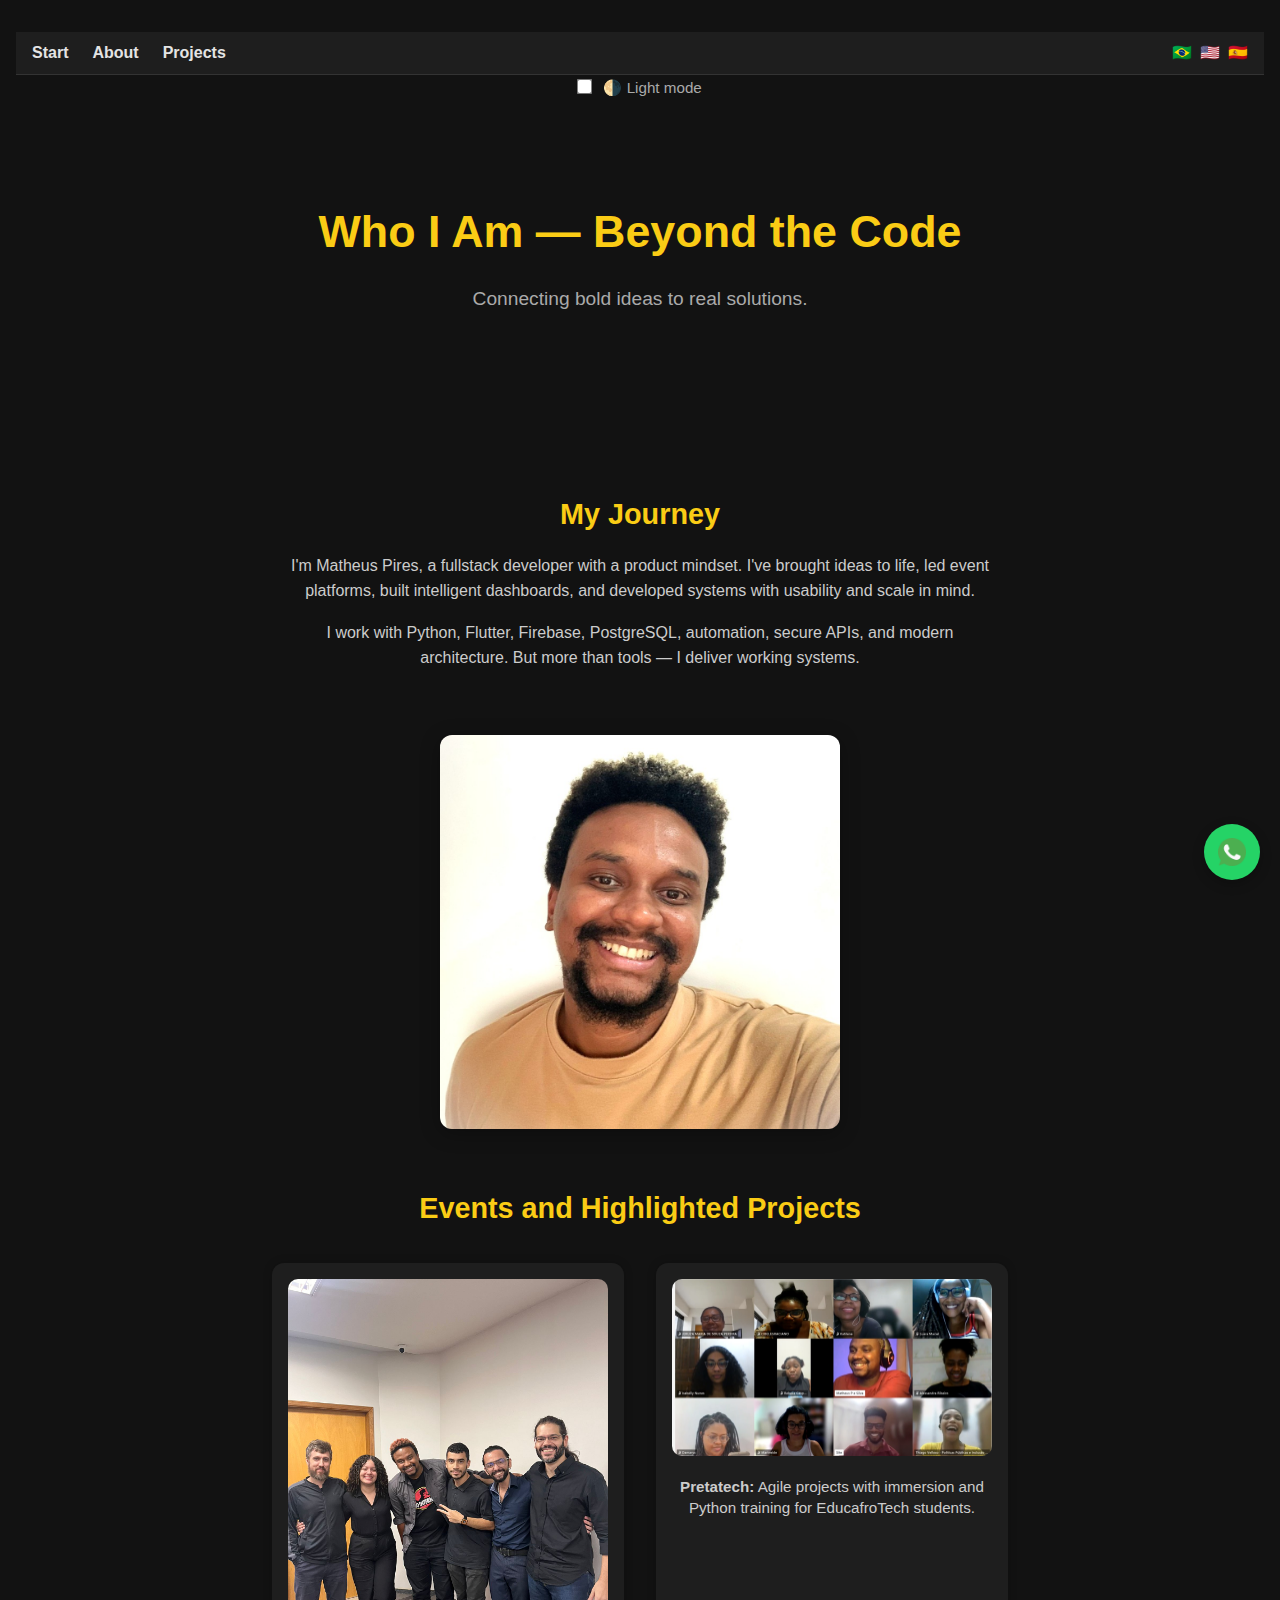
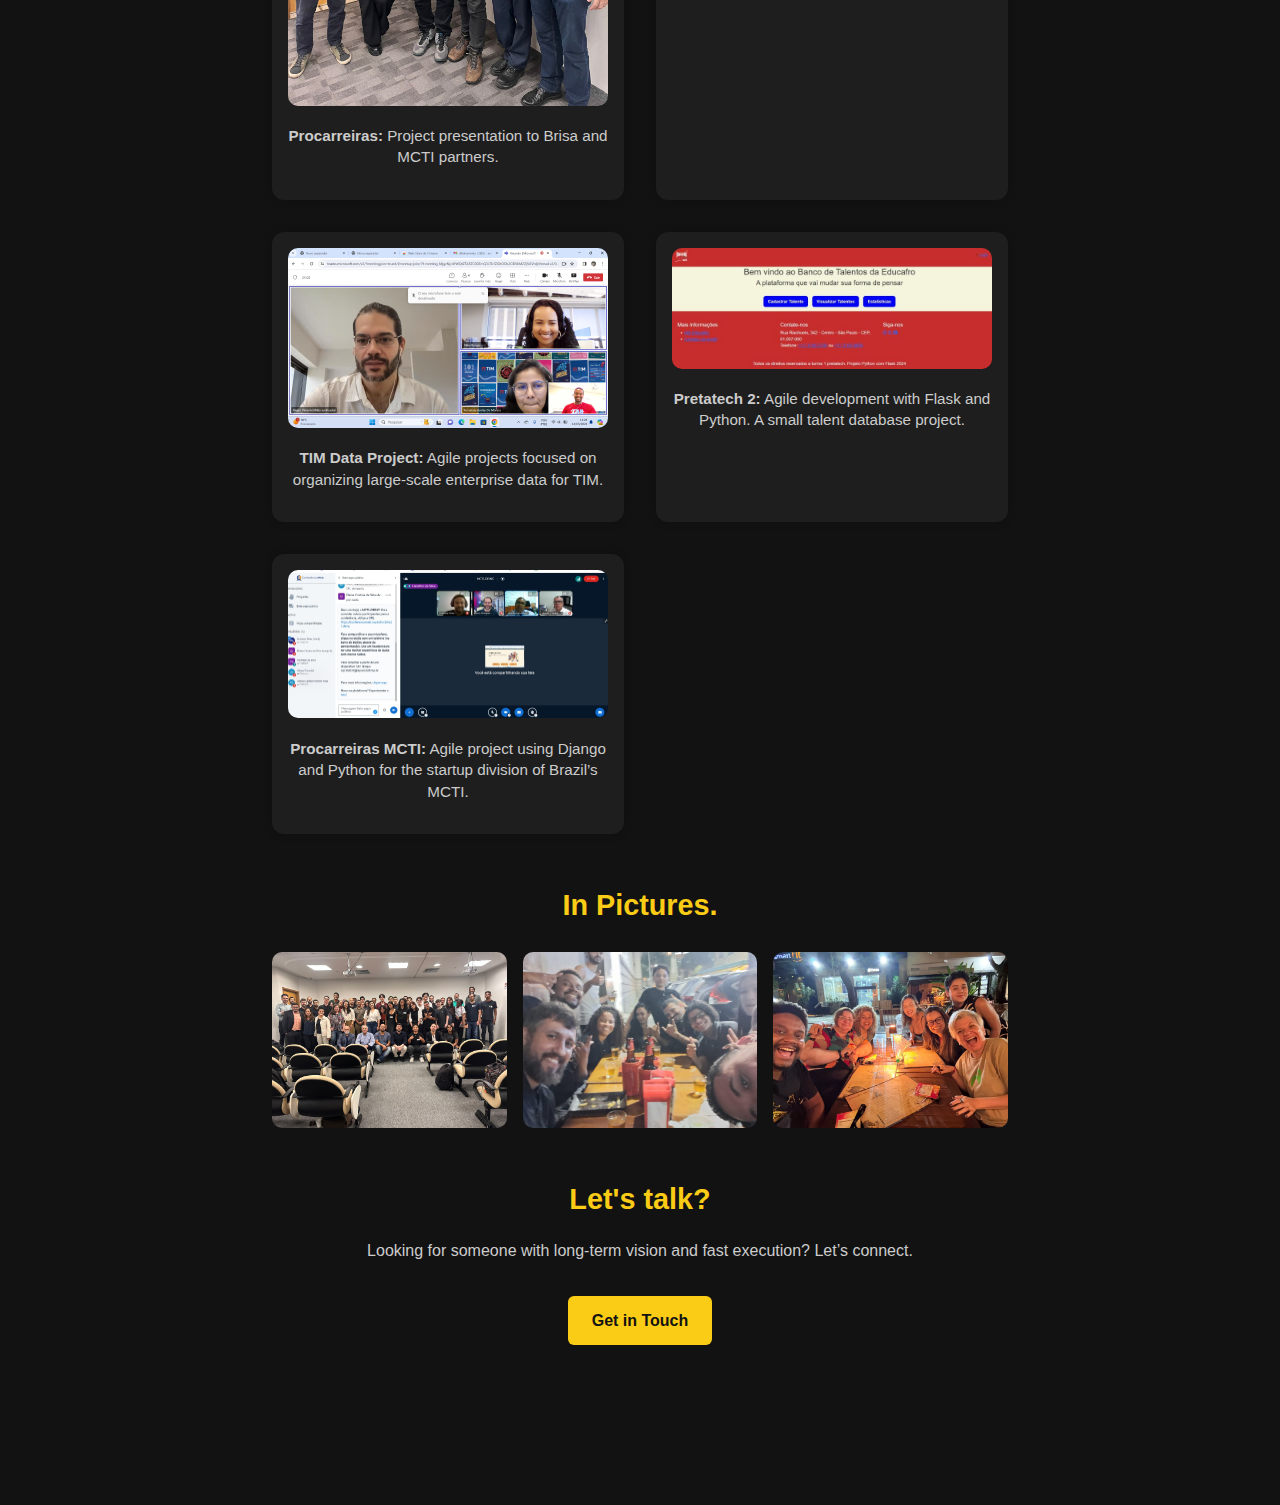
<file: about-en.html>
<!DOCTYPE html>
<html lang="en">

<head>
  <meta charset="UTF-8" />
  <script>
    const savedTheme = localStorage.getItem('theme') || 'dark';
    document.documentElement.setAttribute('data-theme', savedTheme);
  </script>

  <meta name="viewport" content="width=device-width, initial-scale=1.0" />
  <title>About - Matheus Pires</title>
  <link rel="stylesheet" href="css/style.css" />
  <link rel="stylesheet" href="css/about.css" />
  <link rel="stylesheet" href="css/theme.css" />

</head>

<body>
  <nav class="top-nav">
    <ul>
      <li><a href="index-en.html"> Start</a></li>
      <li><a href="about-en.html"> About</a></li>
      <li><a href="lab-en.html"> Projects</a></li>
    </ul>

    <div class="language-switcher">
      <a href="about.html">🇧🇷</a>
      <a href="about-en.html">🇺🇸</a>
      <a href="about-es.html">🇪🇸</a>
    </div>
  </nav>
  <div class="theme-toggle">
    <label>
      <input type="checkbox" id="themeToggle" onchange="
      const theme = this.checked ? 'light' : 'dark';
      document.documentElement.setAttribute('data-theme', theme);
      localStorage.setItem('theme', theme);
" />

      🌗 Light mode
    </label>
  </div>
  <header class="hero">
    <h1 class="heading main">Who I Am — Beyond the Code</h1>
    <p class="intro muted">Connecting bold ideas to real solutions.</p>
  </header>

  <main>
    <section class="jornada">
      <div class="texto">
        <h2 class="heading">My Journey</h2>
        <p class="text">I'm Matheus Pires, a fullstack developer with a product mindset. I've brought ideas to life, led
          event platforms, built intelligent dashboards, and developed systems with usability and scale in mind.</p>
        <p class="text">I work with Python, Flutter, Firebase, PostgreSQL, automation, secure APIs, and modern
          architecture. But more than tools — I deliver working systems.</p>
      </div>
      <div class="imagem">
        <img src="imgs/euport.jpg" alt="Presentation at WebSummit Rio 2025" />
      </div>
    </section>

    <section class="content-section">
      <h2 class="heading">Events and Highlighted Projects</h2>
      <div class="eventos">
        <div class="evento">
          <img src="imgs/proshow.jpeg" alt="Procarreiras Presentation" />
          <p class="text"><strong>Procarreiras:</strong> Project presentation to Brisa and MCTI partners.</p>
        </div>
        <div class="evento">
          <img src="imgs/pretatech1.jpeg" alt="Pretatech 1" />
          <p class="text"><strong>Pretatech:</strong> Agile projects with immersion and Python training for EducafroTech
            students.</p>
        </div>

        <div class="evento">
          <img src="imgs/meetwtim.jpeg" alt="TIM Data Project" />
          <p class="text"><strong>TIM Data Project:</strong> Agile projects focused on organizing large-scale enterprise
            data for TIM.</p>
        </div>

        <div class="evento">
          <img src="imgs/pretatech2.jpg" alt="Pretatech 2" />
          <p class="text"><strong>Pretatech 2:</strong> Agile development with Flask and Python. A small talent database
            project.</p>
        </div>

        <div class="evento">
          <img src="imgs/apresentaprocarreiras.jpeg" alt="Procarreiras MCTI Presentation" />
          <p class="text"><strong>Procarreiras MCTI:</strong> Agile project using Django and Python for the startup
            division of Brazil’s MCTI.</p>
        </div>

      </div>
    </section>

    <section class="content-section">
      <h2 class="heading">In Pictures.</h2>
      <div class="galeria">
        <img src="imgs/gerais/all.jpeg" alt="All Projects" />
        <img src="imgs/gerais/happyourcentrorio.jpeg" alt="Happy Hour Downtown" />
        <img src="imgs/gerais/happyourleblon.jpeg" alt="Happy Hour WebSummit" />
      </div>
    </section>

    <section class="contato">
      <h2 class="heading">Let's talk?</h2>
      <p class="text">Looking for someone with long-term vision and fast execution? Let’s connect.</p>
      <a href="mailto:matheuspiresesilva@gmail.com" class="botao-contato">Get in Touch</a>
    </section>
  </main>
  <section>
    <a href="https://wa.me/5521969084980" class="whatsapp-float" target="_blank" aria-label="Message me on WhatsApp">
      <img src="imgs/icon-whatsapp.png" alt="WhatsApp" />
      <span class="tooltip">Message me on WhatsApp</span>
    </a>
  </section>

  <script>
    const checkbox = document.getElementById('themeToggle');
    checkbox.checked = localStorage.getItem('theme') === 'light';
  </script>

</body>

</html>
</file>
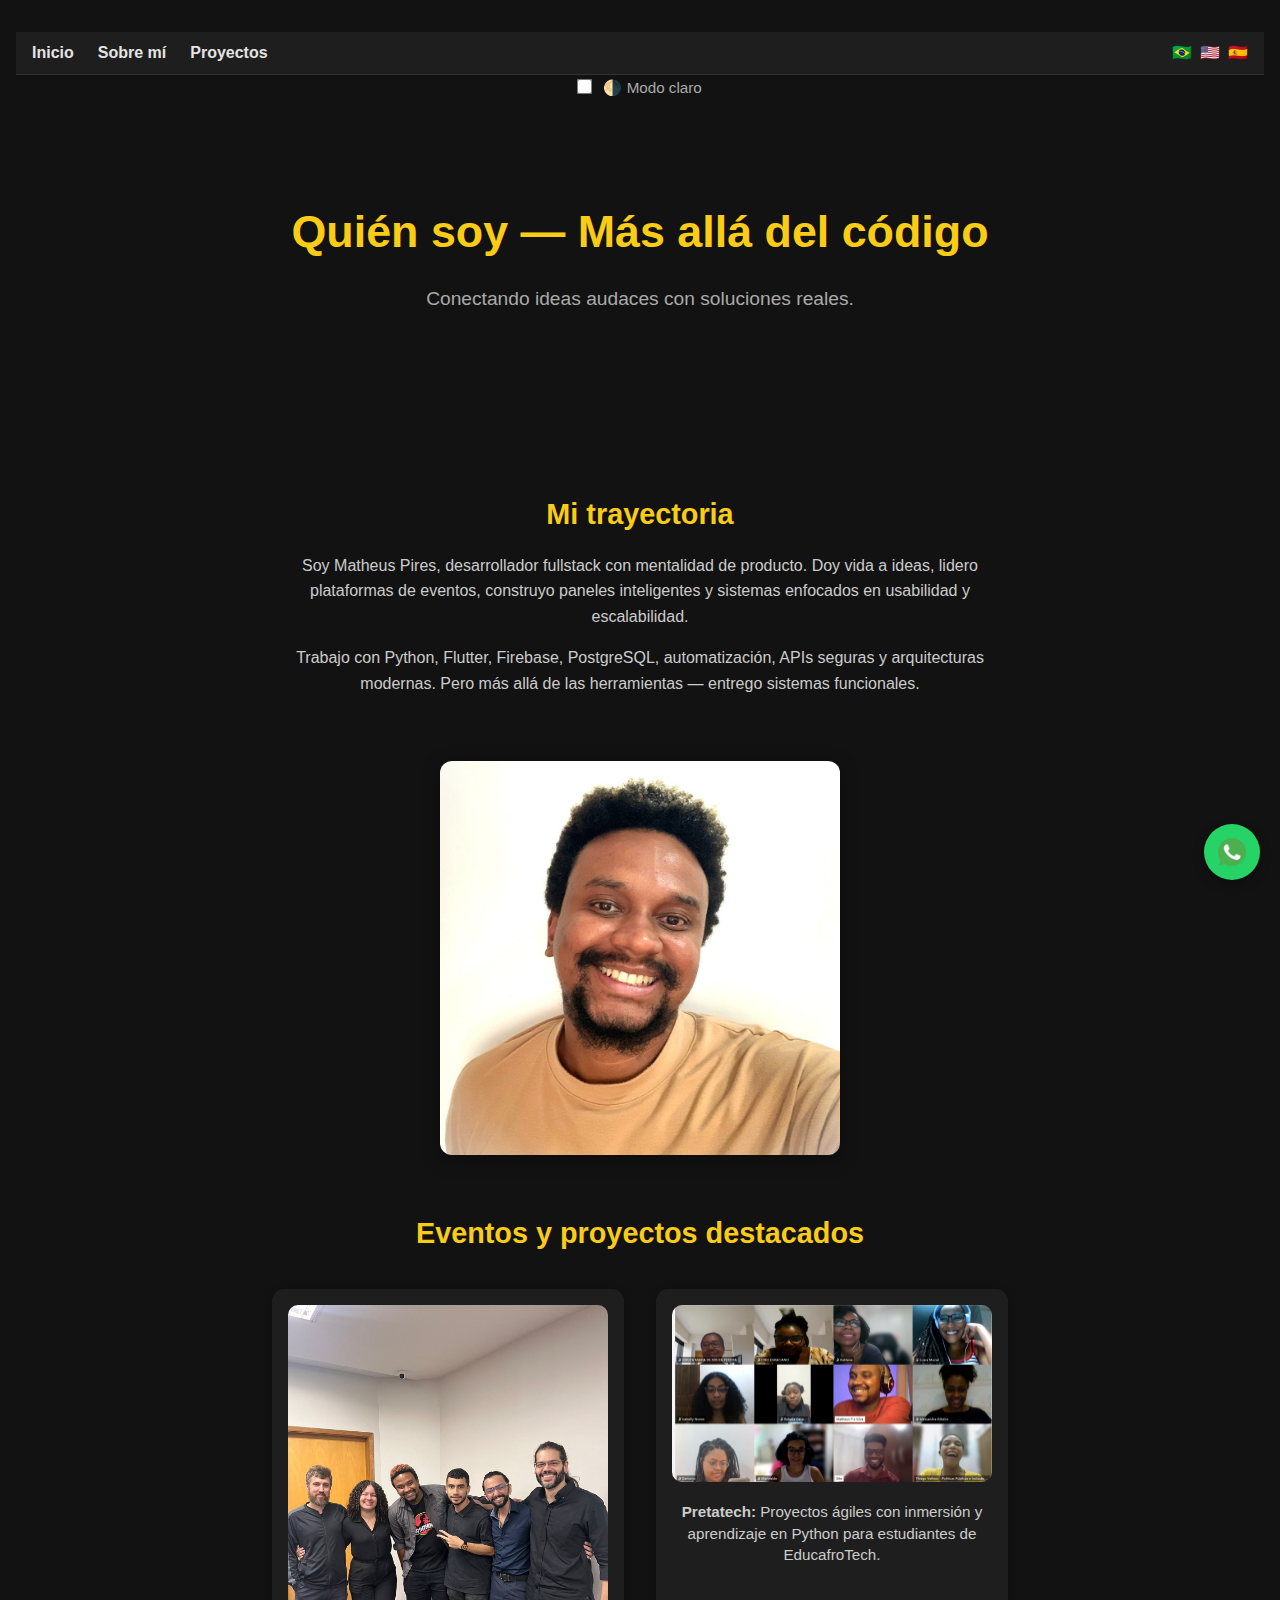
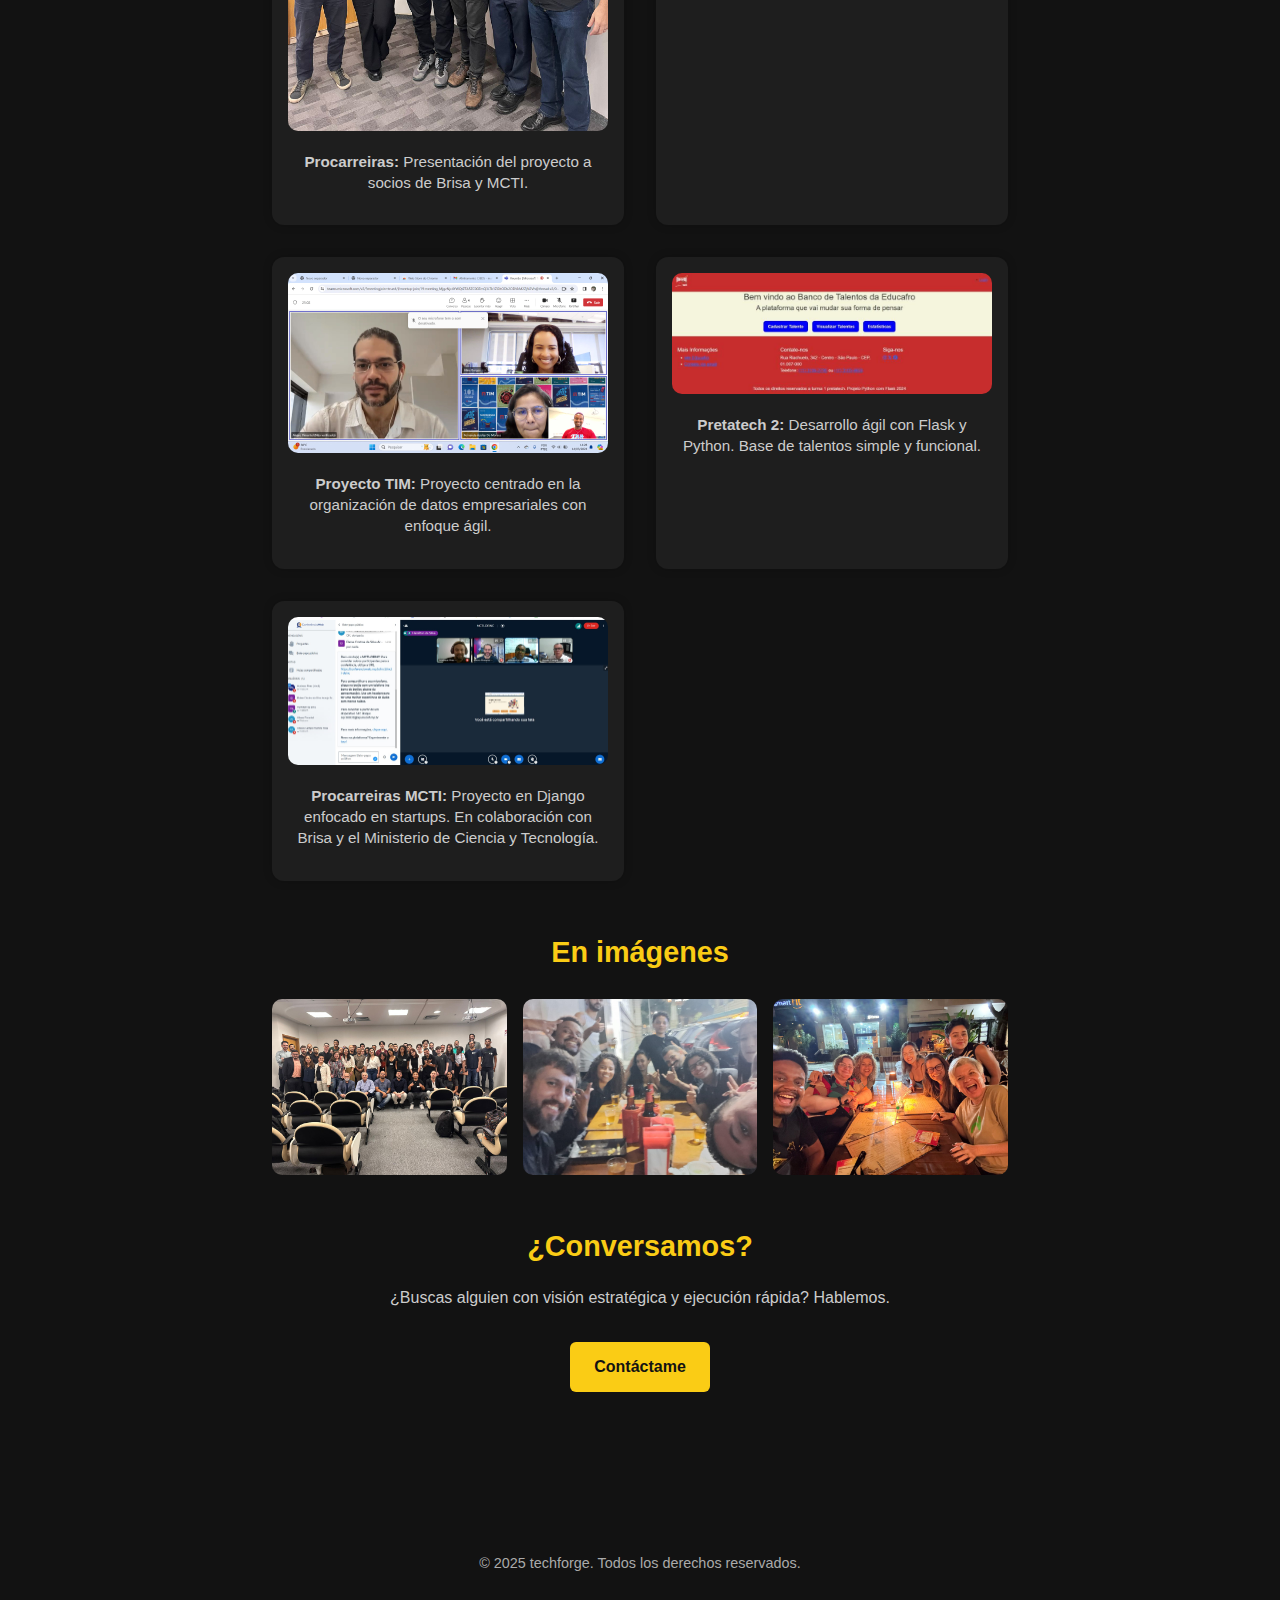
<file: about-es.html>
<!DOCTYPE html>
<html lang="es">
<head>
  <meta charset="UTF-8" />
  <script>
    const savedTheme = localStorage.getItem('theme') || 'dark';
    document.documentElement.setAttribute('data-theme', savedTheme);
  </script>
  <meta name="viewport" content="width=device-width, initial-scale=1.0" />
  <title>Sobre mí - Matheus Pires</title>
  <link rel="stylesheet" href="css/style.css" />
  <link rel="stylesheet" href="css/about.css" />
  <link rel="stylesheet" href="css/theme.css" />
</head>

<body>
  <nav class="top-nav">
    <ul>
      <li><a href="index-es.html">Inicio</a></li>
      <li><a href="about-es.html">Sobre mí</a></li>
      <li><a href="lab-es.html">Proyectos</a></li>
    </ul>
    <div class="language-switcher">
      <a href="about.html">🇧🇷</a>
      <a href="about-en.html">🇺🇸</a>
      <a href="about-es.html">🇪🇸</a>
    </div>
  </nav>

  <div class="theme-toggle">
    <label>
      <input type="checkbox" id="themeToggle" />
      🌗 Modo claro
    </label>
  </div>

  <header class="hero">
    <h1 class="heading main">Quién soy — Más allá del código</h1>
    <p class="intro muted">Conectando ideas audaces con soluciones reales.</p>
  </header>

  <main>
    <section class="jornada">
      <div class="texto">
        <h2 class="heading">Mi trayectoria</h2>
        <p class="text">Soy Matheus Pires, desarrollador fullstack con mentalidad de producto. Doy vida a ideas, lidero plataformas de eventos, construyo paneles inteligentes y sistemas enfocados en usabilidad y escalabilidad.</p>
        <p class="text">Trabajo con Python, Flutter, Firebase, PostgreSQL, automatización, APIs seguras y arquitecturas modernas. Pero más allá de las herramientas — entrego sistemas funcionales.</p>
      </div>
      <div class="imagem">
        <img src="imgs/euport.jpg" alt="Presentación en WebSummit Rio 2025" />
      </div>
    </section>

    <section class="content-section">
      <h2 class="heading">Eventos y proyectos destacados</h2>
      <div class="eventos">
        <div class="evento">
          <img src="imgs/proshow.jpeg" alt="Presentación Procarreiras" />
          <p class="text"><strong>Procarreiras:</strong> Presentación del proyecto a socios de Brisa y MCTI.</p>
        </div>
        <div class="evento">
          <img src="imgs/pretatech1.jpeg" alt="Pretatech 1" />
          <p class="text"><strong>Pretatech:</strong> Proyectos ágiles con inmersión y aprendizaje en Python para estudiantes de EducafroTech.</p>
        </div>
        <div class="evento">
          <img src="imgs/meetwtim.jpeg" alt="Proyecto TIM" />
          <p class="text"><strong>Proyecto TIM:</strong> Proyecto centrado en la organización de datos empresariales con enfoque ágil.</p>
        </div>
        <div class="evento">
          <img src="imgs/pretatech2.jpg" alt="Pretatech 2" />
          <p class="text"><strong>Pretatech 2:</strong> Desarrollo ágil con Flask y Python. Base de talentos simple y funcional.</p>
        </div>
        <div class="evento">
          <img src="imgs/apresentaprocarreiras.jpeg" alt="Procarreiras MCTI" />
          <p class="text"><strong>Procarreiras MCTI:</strong> Proyecto en Django enfocado en startups. En colaboración con Brisa y el Ministerio de Ciencia y Tecnología.</p>
        </div>
      </div>
    </section>

    <section class="content-section">
      <h2 class="heading">En imágenes</h2>
      <div class="galeria">
        <img src="imgs/gerais/all.jpeg" alt="Todos los proyectos" />
        <img src="imgs/gerais/happyourcentrorio.jpeg" alt="Happy Hour - Centro" />
        <img src="imgs/gerais/happyourleblon.jpeg" alt="Happy Hour - WebSummit" />
      </div>
    </section>

    <section class="contato">
      <h2 class="heading">¿Conversamos?</h2>
      <p class="text">¿Buscas alguien con visión estratégica y ejecución rápida? Hablemos.</p>
      <a href="mailto:matheuspiresesilva@gmail.com" class="botao-contato">Contáctame</a>
    </section>
  </main>

  <section>
    <a href="https://wa.me/5521969084980" class="whatsapp-float" target="_blank" aria-label="Escríbeme en WhatsApp">
      <img src="imgs/icon-whatsapp.png" alt="WhatsApp" />
      <span class="tooltip">Escríbeme en WhatsApp</span>
    </a>
  </section>

  <footer>
    © 2025 techforge. Todos los derechos reservados.
  </footer>

  <script>
    const checkbox = document.getElementById('themeToggle');
    checkbox.checked = localStorage.getItem('theme') === 'light';
  </script>
</body>
</html>
</file>
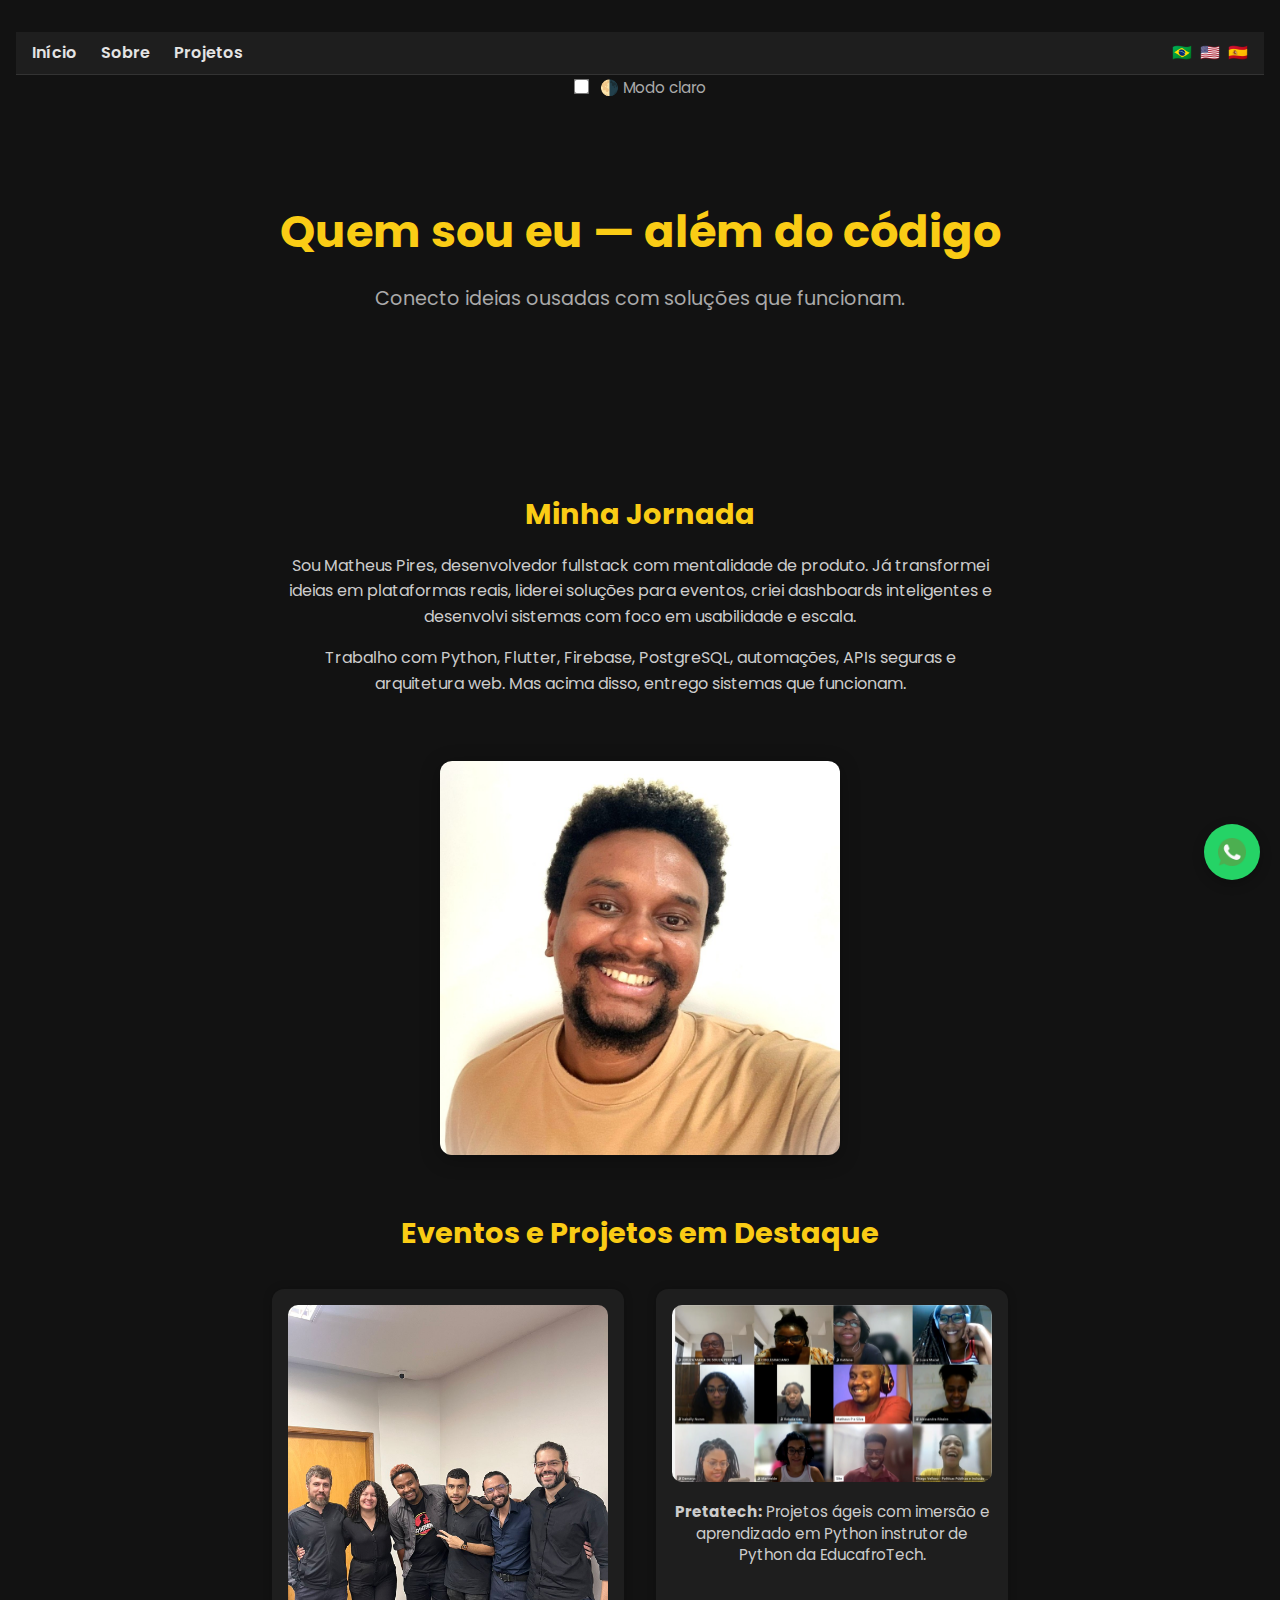
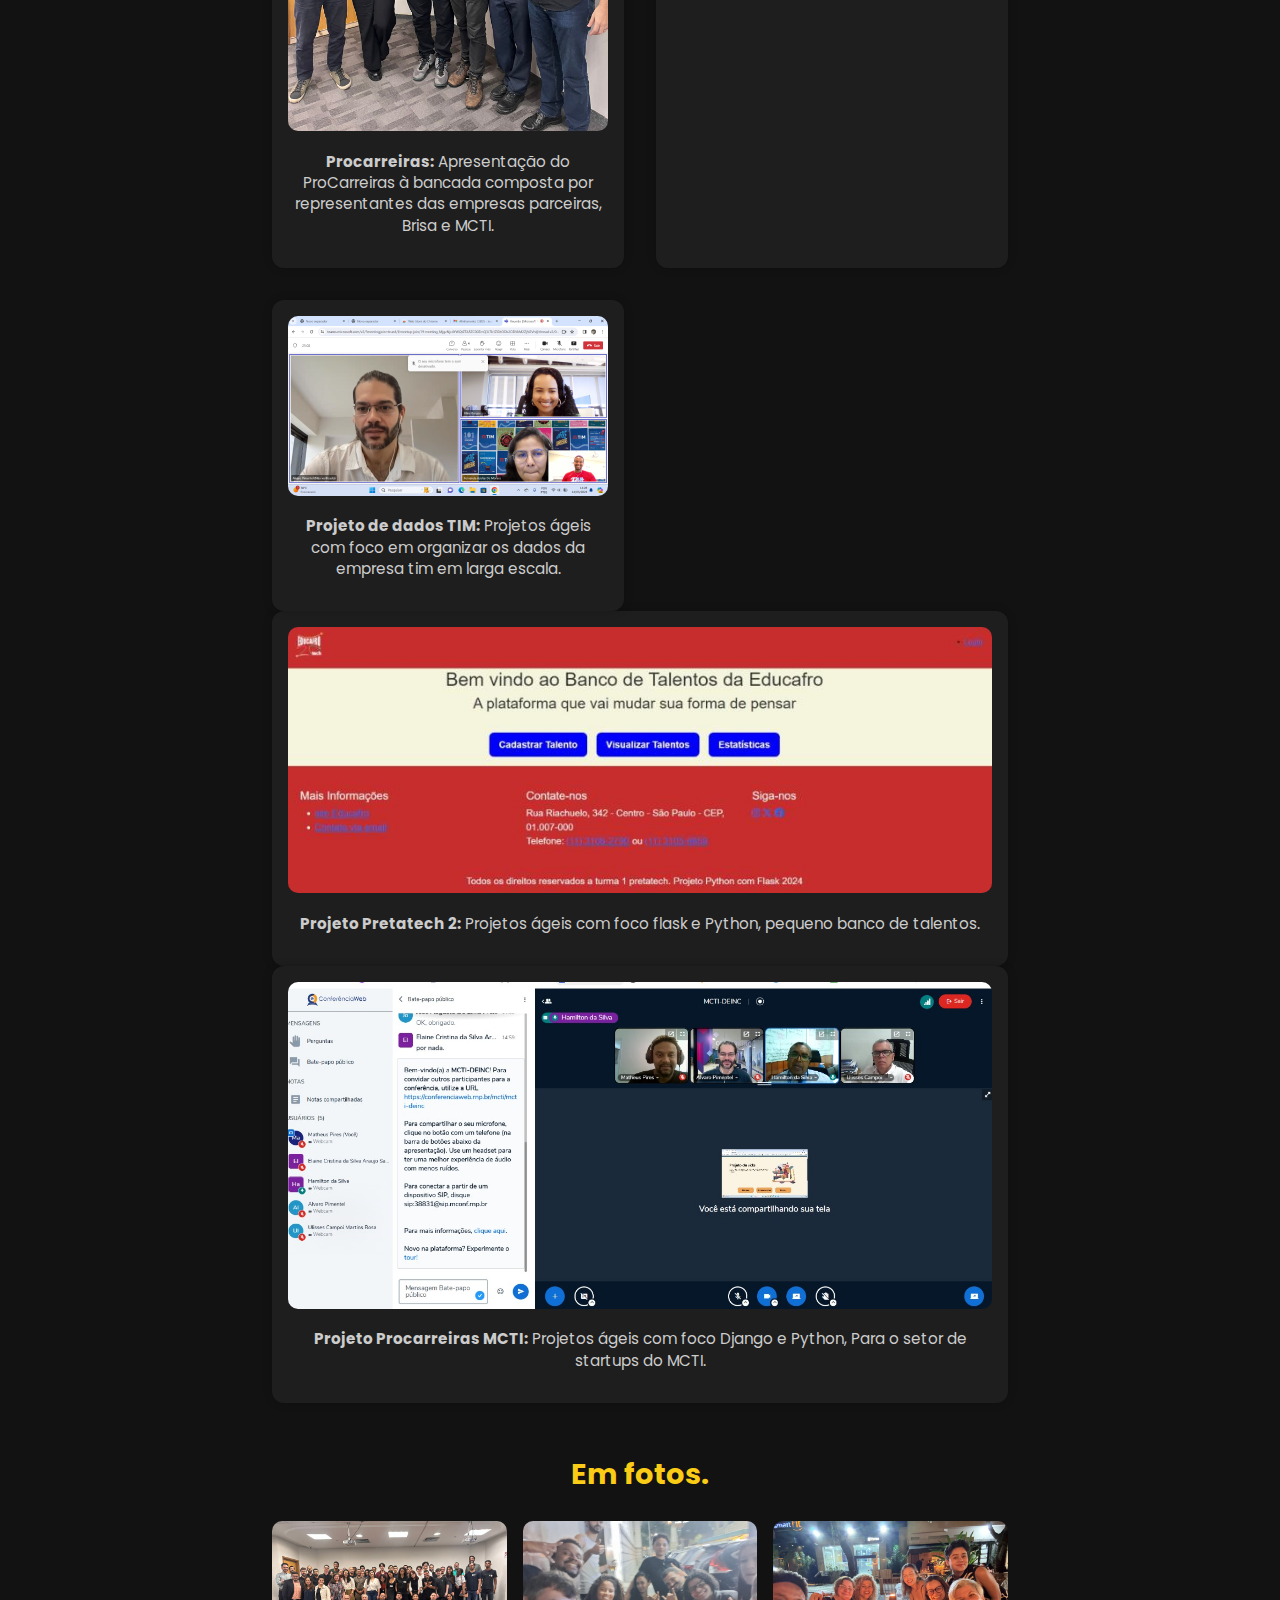
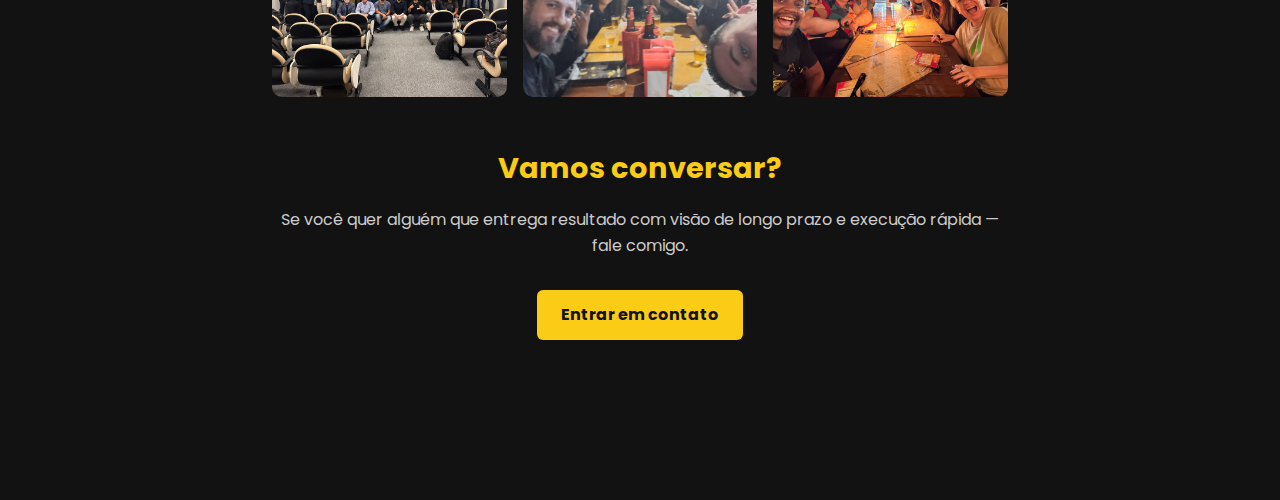
<file: about.html>
<!DOCTYPE html>
<html lang="pt-br">

<head>
  <meta charset="UTF-8">
  <script>
    const savedTheme = localStorage.getItem('theme') || 'dark';
    document.documentElement.setAttribute('data-theme', savedTheme);
  </script>

  <meta name="viewport" content="width=device-width, initial-scale=1.0">
  <title>Sobre - Matheus Pires</title>
  <link rel="stylesheet" href="css/style.css">
  <link rel="stylesheet" href="css/about.css" />
  <link rel="stylesheet" href="css/theme.css" />

  <link rel="icon" href="favicon.ico" type="image/x-icon" />

  <meta property="og:title" content="Portfólio | Matheus Pires" />
  <meta property="og:description"
    content="Soluções digitais com propósito. Projetos com Python, Flutter, Firebase e mais." />
  <meta property="og:image" content="imgs/thumb-lab.jpg" />
  <meta property="og:url" content="https://matheuspires.dev/lab.html" />
  <meta name="twitter:card" content="summary_large_image" />

  <link href="https://fonts.googleapis.com/css2?family=Poppins:wght@300;600&display=swap" rel="stylesheet" />
</head>

<body>
  <nav class="top-nav">
    <ul>
      <li><a href="index.html"> Início</a></li>
      <li><a href="about.html"> Sobre</a></li>
      <li><a href="lab.html"> Projetos</a></li>
    </ul>
    <div class="language-switcher">
      <a href="about.html">🇧🇷</a>
      <a href="about-en.html">🇺🇸</a>
      <a href="about-es.html">🇪🇸</a>
    </div>
  </nav>
  <div class="theme-toggle">
    <label>
      <input type="checkbox" id="themeToggle" onchange="
        const theme = this.checked ? 'light' : 'dark';
        document.documentElement.setAttribute('data-theme', theme);
        localStorage.setItem('theme', theme);
      " />
      🌗 Modo claro
    </label>
  </div>

  </div>
  <header class="hero">
    <h1 class="heading main">Quem sou eu — além do código</h1>
    <p class="intro muted">Conecto ideias ousadas com soluções que funcionam.</p>
  </header>

  <main>
    <section class="jornada">
      <div class="texto">
        <h2 class="heading">Minha Jornada</h2>
        <p class="text">Sou Matheus Pires, desenvolvedor fullstack com mentalidade de produto. Já transformei ideias em
          plataformas reais, liderei soluções para eventos, criei dashboards inteligentes e desenvolvi sistemas com foco
          em usabilidade e escala.</p>
        <p class="text">Trabalho com Python, Flutter, Firebase, PostgreSQL, automações, APIs seguras e arquitetura web.
          Mas acima disso, entrego sistemas que funcionam.</p>
      </div>
      <div class="imagem">
        <img src="imgs/euport.jpg" alt="Apresentação no WebSummit Rio 2025" />
      </div>
    </section>

    <section class="content-section">
      <h2 class="heading">Eventos e Projetos em Destaque</h2>
      <div class="eventos">
        <div class="evento">
          <img src="imgs/proshow.jpeg" alt="Apresentação do Procarreiras" />
          <p class="text"><strong>Procarreiras:</strong> Apresentação do ProCarreiras à bancada composta por
            representantes das empresas parceiras, Brisa e MCTI.</p>
        </div>
        <div class="evento">
          <img src="imgs/pretatech1.jpeg" alt="Pretatech 1" />
          <p class="text"><strong>Pretatech:</strong> Projetos ágeis com imersão e aprendizado em Python instrutor de
            Python da EducafroTech.</p>
        </div>
        <div class="evento">
          <img src="imgs/meetwtim.jpeg" alt="Projeto e Dados Tim" />
          <p class="text"><strong>Projeto de dados TIM:</strong> Projetos ágeis com foco em organizar os dados da
            empresa tim em larga escala.</p>
        </div>
      </div>
      <div class="evento">
        <img src="imgs/pretatech2.jpg" alt="Pretatech 2" />
        <p class="text"><strong>Projeto Pretatech 2:</strong> Projetos ágeis com foco flask e Python, pequeno banco de
          talentos.</p>
      </div>
      </div>
      <div class="evento">
        <img src="imgs/apresentaprocarreiras.jpeg" alt="Apresentação do Procarreiras" />
        <p class="text"><strong>Projeto Procarreiras MCTI:</strong> Projetos ágeis com foco Django e Python, Para o
          setor de startups do MCTI.</p>
      </div>
      </div>
      </div>
    </section>

    <section class="content-section">
      <h2 class="heading">Em fotos.</h2>
      <div class="galeria">
        <img src="imgs/gerais/all.jpeg" alt="Apresentação de Procarreiras" />
        <img src="imgs/gerais/happyourcentrorio.jpeg" alt="Happy Our Centro Rio" />
        <img src="imgs/gerais/happyourleblon.jpeg" alt="Happy our WebSummit" />
      </div>
    </section>

    <section class="contato">
      <h2 class="heading">Vamos conversar?</h2>
      <p class="text">Se você quer alguém que entrega resultado com visão de longo prazo e execução rápida — fale
        comigo.</p>
      <a href="mailto:matheuspiresesilva@gmail.com" class="botao-contato">Entrar em contato</a>
    </section>
  </main>
  <section>
    <a href="https://wa.me/5521969084980" class="whatsapp-float" target="_blank" aria-label="Me chama no WhatsApp">
      <img src="imgs/icon-whatsapp.png" alt="WhatsApp" />
      <span class="tooltip">Me chama no WhatsApp</span>
    </a>
  </section>
  <script>
    const checkbox = document.getElementById('themeToggle');
    checkbox.checked = localStorage.getItem('theme') === 'light';
  </script>


</body>

</html>
</file>
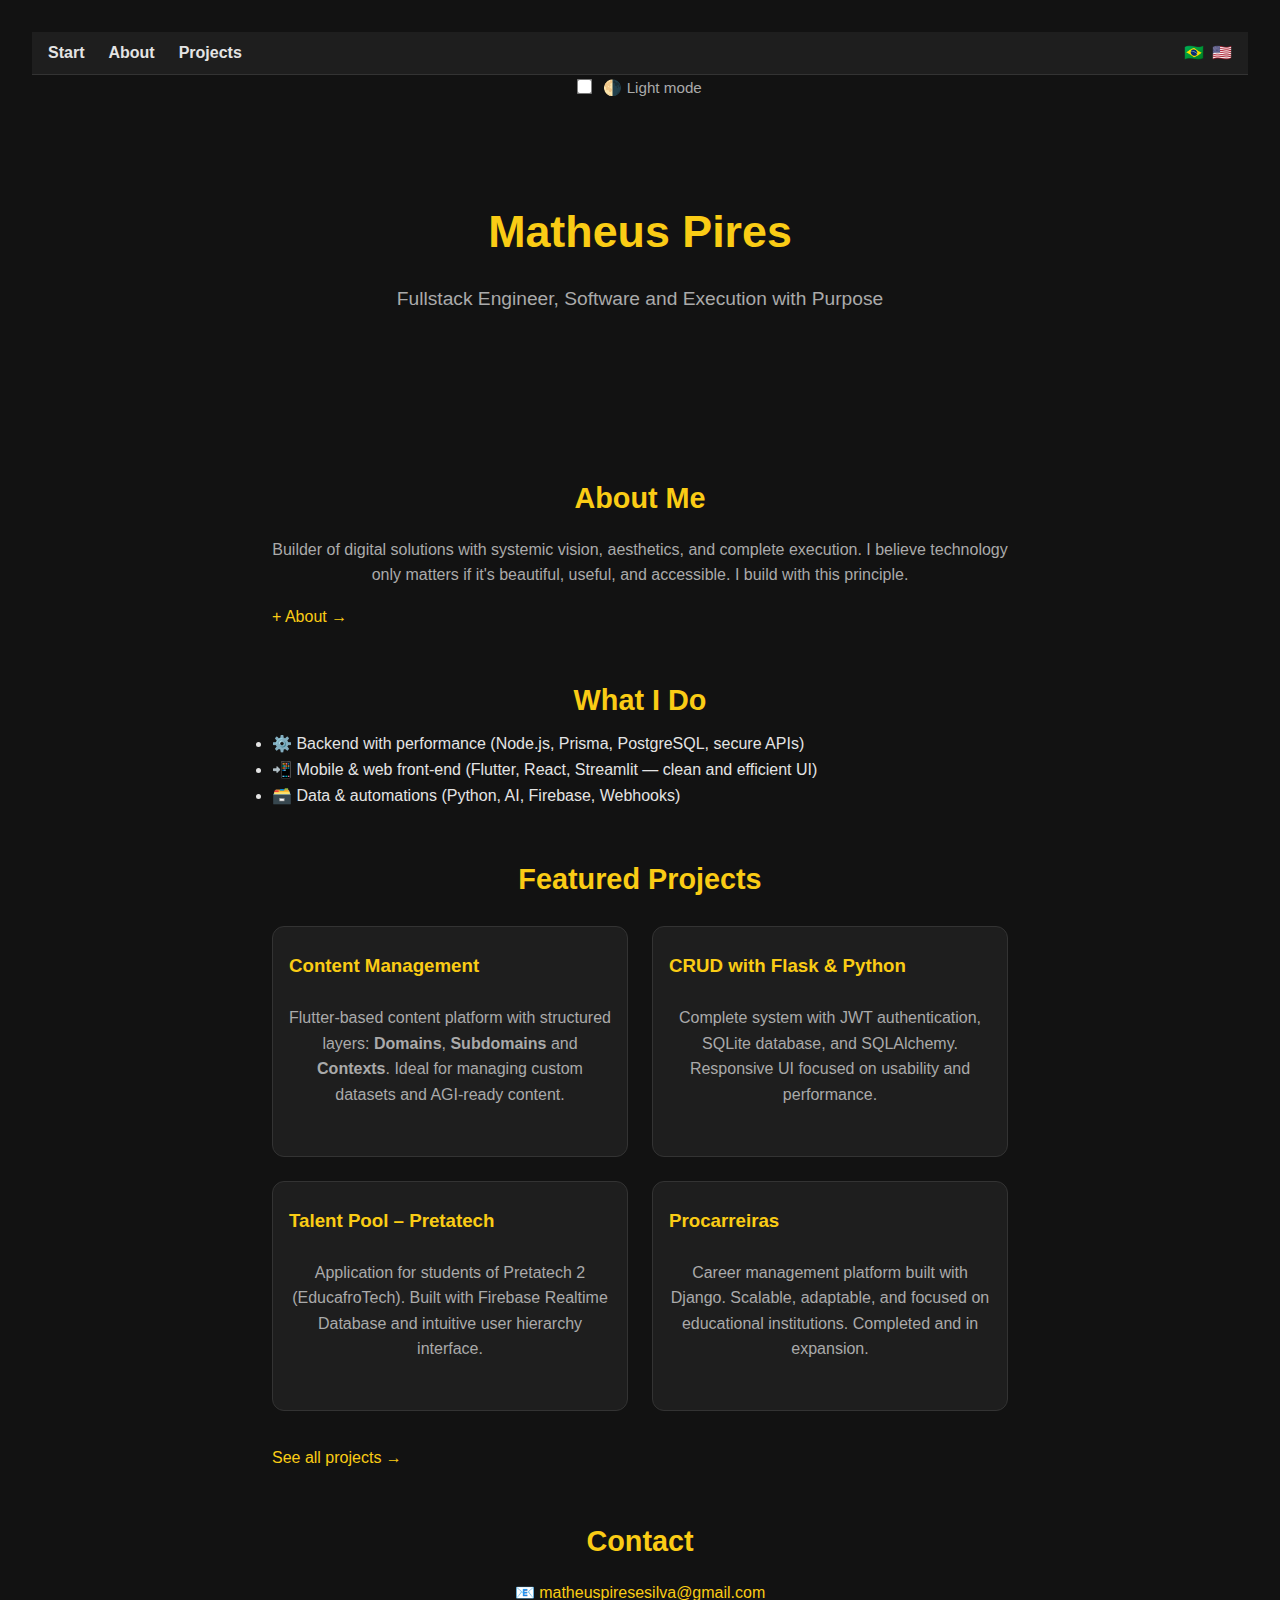
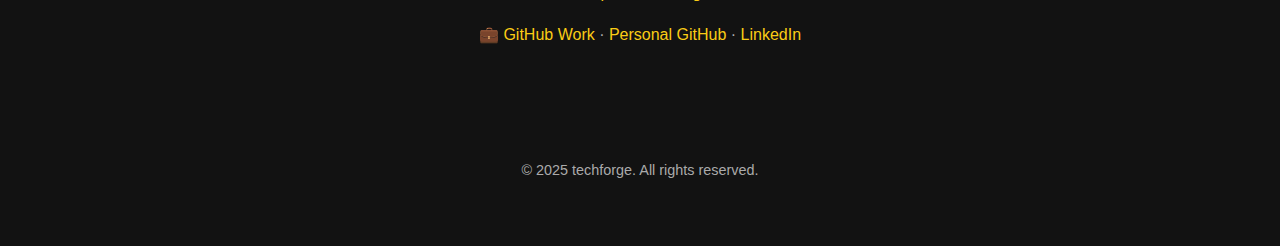
<file: index-en.html>
<!DOCTYPE html>
<html lang="en">

<head>
  <meta charset="UTF-8" />
  <script>
    const savedTheme = localStorage.getItem('theme') || 'dark';
    document.documentElement.setAttribute('data-theme', savedTheme);
  </script>
  <meta name="viewport" content="width=device-width, initial-scale=1.0" />
  <title>Matheus Pires — Strategy & Execution</title>
  <link rel="stylesheet" href="css/style.css" />
  <link rel="stylesheet" href="css/theme.css" />

</head>

<body>
  <nav class="top-nav">
    <ul>
      <li><a href="index-en.html"> Start</a></li>
      <li><a href="about-en.html"> About</a></li>
      <li><a href="lab-en.html"> Projects</a></li>
    </ul>

    <div class="language-switcher">
      <a href="lab.html">🇧🇷</a>
      <a href="lab-en.html">🇺🇸</a>
    </div>
  </nav>
  <div class="theme-toggle">
    <label>
      <input type="checkbox" id="themeToggle" onchange="
      const theme = this.checked ? 'light' : 'dark';
      document.documentElement.setAttribute('data-theme', theme);
      localStorage.setItem('theme', theme);
" />

      🌗 Light mode
    </label>
  </div>

  <header>
    <h1 class="heading main">Matheus Pires</h1>
    <p class="text">Fullstack Engineer, Software and Execution with Purpose</p>
  </header>

  <main>
    <section class="content-section">
      <h2 class="heading">About Me</h2>
      <p>Builder of digital solutions with systemic vision, aesthetics, and complete execution. I believe technology
        only matters if it's beautiful, useful, and accessible. I build with this principle.</p>
      <a href="about-en.html"> + About →</a>
    </section>

    <section class="content-section">
      <h2 class="heading">What I Do</h2>
      <ul>
        <li>⚙️ Backend with performance (Node.js, Prisma, PostgreSQL, secure APIs)</li>
        <li>📲 Mobile & web front-end (Flutter, React, Streamlit — clean and efficient UI)</li>
        <li>🗃️ Data & automations (Python, AI, Firebase, Webhooks)</li>
      </ul>
    </section>

    <section class="content-section">
      <h2 class="heading">Featured Projects</h2>
      <div class="grid projetos">
        <article class="projeto card">
          <h3><a href="lab-en.html#foco-gestao-conteudo">Content Management</a></h3>
          <p>Flutter-based content platform with structured layers: <strong>Domains</strong>,
            <strong>Subdomains</strong> and <strong>Contexts</strong>. Ideal for managing custom datasets and AGI-ready
            content.
          </p>
        </article>
        <article class="projeto card">
          <h3><a href="lab.html">CRUD with Flask & Python</a></h3>
          <p>Complete system with JWT authentication, SQLite database, and SQLAlchemy. Responsive UI focused on
            usability and performance.</p>
        </article>

        <article class="projeto card">
          <h3><a href="lab.html">Talent Pool – Pretatech</a></h3>
          <p>Application for students of Pretatech 2 (EducafroTech). Built with Firebase Realtime Database and intuitive
            user hierarchy interface.</p>
        </article>

        <article class="projeto card">
          <h3><a href="lab.html">Procarreiras</a></h3>
          <p>Career management platform built with Django. Scalable, adaptable, and focused on educational institutions.
            Completed and in expansion.</p>
        </article>
        <br>
      </div>
      <div class="ver-mais">
        <a href="lab-en.html">See all projects →</a>
      </div>
    </section>

    <section class="content-section">
      <h2 class="heading">Contact</h2>
      <p class="text">📧 <a href="mailto:matheuspiresesilva@gmail.com">matheuspiresesilva@gmail.com</a></p>
      <p>💼 <a href="https://github.com/MatheusPires-max">GitHub Work</a> · <a
          href="https://github.com/Matheuspisil">Personal GitHub</a> · <a
          href="https://linkedin.com/in/matheus-pires-78753586/">LinkedIn</a></p>
    </section>
  </main>

  <footer>© 2025 techforge. All rights reserved.</footer>
  <script>
    const checkbox = document.getElementById('themeToggle');
    checkbox.checked = localStorage.getItem('theme') === 'light';
  </script>

</body>

</html>
</file>
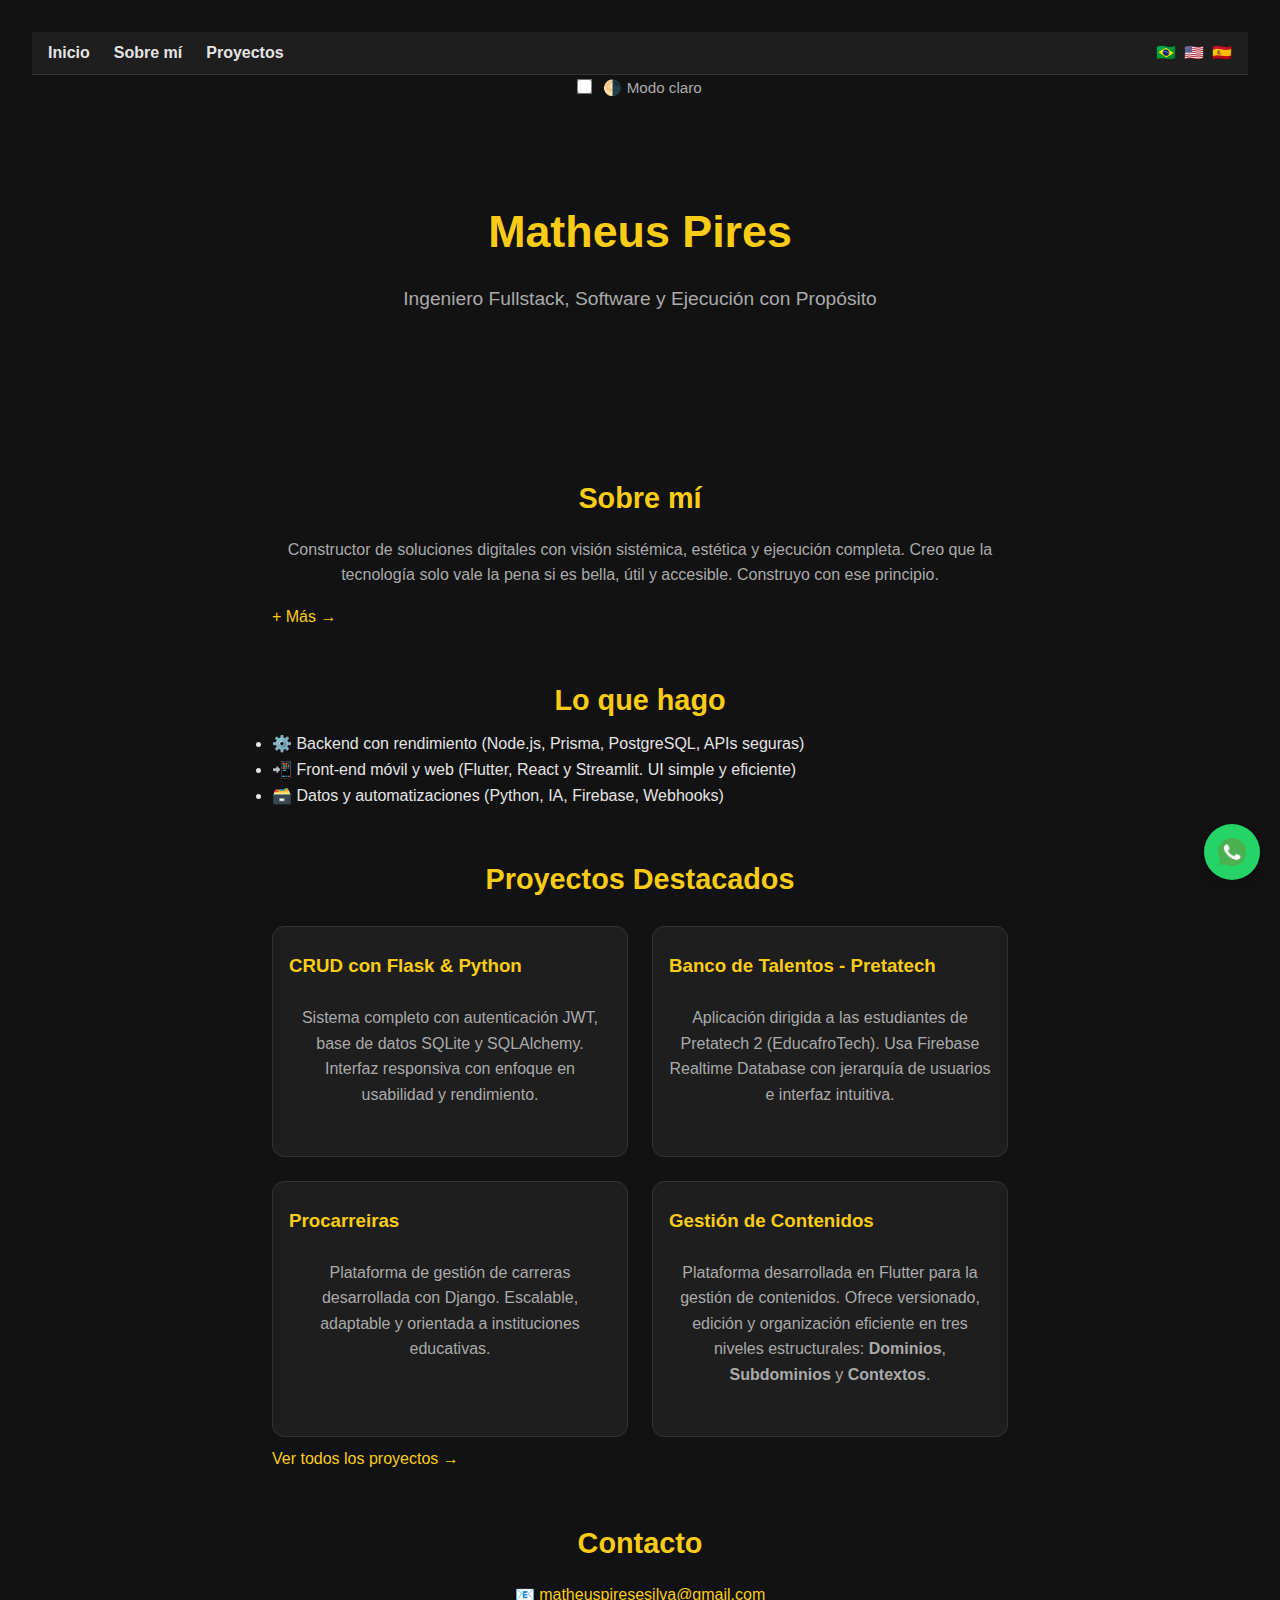
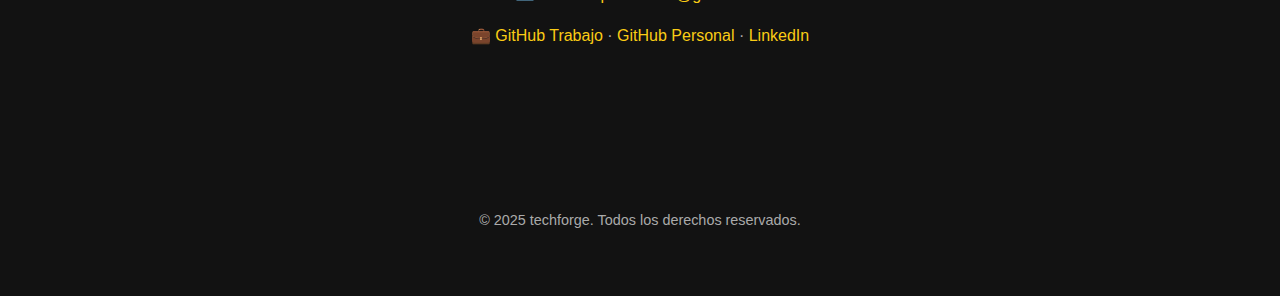
<file: index-es.html>
<!DOCTYPE html>
<html lang="es">

<head>
  <meta charset="UTF-8">
  <script>
    const savedTheme = localStorage.getItem('theme') || 'dark';
    document.documentElement.setAttribute('data-theme', savedTheme);
  </script>
  <meta name="viewport" content="width=device-width, initial-scale=1.0">
  <link rel="stylesheet" href="css/style.css">
  <link rel="stylesheet" href="css/theme.css" />
  <link rel="icon" href="imgs/favicontechforge.png" type="image/x-icon" />

  <meta property="og:title" content="Portafolio | Matheus Pires" />
  <meta property="og:description"
    content="Soluciones digitales con propósito. Proyectos con Python, Flutter, Firebase y más." />
  <meta property="og:image" content="imgs/thumb-lab.jpg" />
  <meta property="og:url" content="https://matheuspisil.github.io/" />

  <link href="https://fonts.googleapis.com/css2?family=Poppins:wght@300;600&display=swap" rel="stylesheet" />
  <title>Matheus Pires — Estrategia & Ejecución</title>
</head>

<body>
  <nav class="top-nav">
    <ul>
      <li><a href="index-es.html"> Inicio</a></li>
      <li><a href="about-es.html"> Sobre mí</a></li>
      <li><a href="lab-es.html"> Proyectos</a></li>
    </ul>
    <div class="language-switcher">
      <a href="index.html">🇧🇷</a>
      <a href="index-en.html">🇺🇸</a>
      <a href="index-es.html">🇪🇸</a>
    </div>
  </nav>

  <div class="theme-toggle">
    <label>
      <input type="checkbox" id="themeToggle" onchange="
        const theme = this.checked ? 'light' : 'dark';
        document.documentElement.setAttribute('data-theme', theme);
        localStorage.setItem('theme', theme);
      " />
      🌗 Modo claro
    </label>
  </div>

  <header>
    <h1 class="heading main">Matheus Pires</h1>
    <p class="text">Ingeniero Fullstack, Software y Ejecución con Propósito</p>
  </header>

  <main>
    <section class="content-section">
      <h2 class="heading">Sobre mí</h2>
      <p>Constructor de soluciones digitales con visión sistémica, estética y ejecución completa. Creo que la tecnología
        solo vale la pena si es bella, útil y accesible. Construyo con ese principio.</p>
      <a href="about-es.html"> + Más →</a>
    </section>

    <section class="content-section">
      <h2 class="heading">Lo que hago</h2>
      <ul>
        <li>⚙️ Backend con rendimiento (Node.js, Prisma, PostgreSQL, APIs seguras)</li>
        <li>📲 Front-end móvil y web (Flutter, React y Streamlit. UI simple y eficiente)</li>
        <li>🗃️ Datos y automatizaciones (Python, IA, Firebase, Webhooks)</li>
      </ul>
    </section>

    <section class="content-section">
      <h2 class="heading">Proyectos Destacados</h2>
      <div class="grid proyectos">
        <article class="projeto card">
          <h3><a href="lab-es.html">CRUD con Flask & Python</a></h3>
          <p>Sistema completo con autenticación JWT, base de datos SQLite y SQLAlchemy. Interfaz responsiva con enfoque en usabilidad y rendimiento.</p>
        </article>

        <article class="projeto card">
          <h3><a href="lab-es.html">Banco de Talentos - Pretatech</a></h3>
          <p>Aplicación dirigida a las estudiantes de Pretatech 2 (EducafroTech). Usa Firebase Realtime Database con jerarquía de usuarios e interfaz intuitiva.</p>
        </article>

        <article class="projeto card">
          <h3><a href="lab-es.html">Procarreiras</a></h3>
          <p>Plataforma de gestión de carreras desarrollada con Django. Escalable, adaptable y orientada a instituciones educativas.</p>
        </article>

        <article class="projeto card">
          <h3><a href="lab-es.html#foco-gestao-conteudo">Gestión de Contenidos</a></h3>
          <p>
            Plataforma desarrollada en Flutter para la gestión de contenidos. Ofrece versionado, edición y organización eficiente en tres niveles estructurales:
            <strong>Dominios</strong>, <strong>Subdominios</strong> y <strong>Contextos</strong>.
          </p>
        </article>
      </div>
      <br>
      <div class="ver-mais">
        <a href="lab-es.html">Ver todos los proyectos →</a>
      </div>
    </section>

    <section class="content-section">
      <h2 class="heading">Contacto</h2>
      <p class="text">📧 <a href="mailto:matheuspiresesilva@gmail.com">matheuspiresesilva@gmail.com</a></p>
      <p>💼 <a href="https://github.com/MatheusPires-max" target="_blank">GitHub Trabajo</a> · <a
          href="https://github.com/Matheuspisil" target="_blank">GitHub Personal</a> · <a
          href="https://www.linkedin.com/in/matheus-pires-78753586/" target="_blank">LinkedIn</a></p>
    </section>
  </main>

  <section>
    <a href="https://wa.me/5521969084980" class="whatsapp-float" target="_blank" aria-label="Escríbeme en WhatsApp">
      <img src="imgs/icon-whatsapp.png" alt="WhatsApp" />
      <span class="tooltip">Escríbeme en WhatsApp</span>
    </a>
  </section>

  <footer>
    © 2025 techforge. Todos los derechos reservados.
  </footer>

 <script>
    const checkbox = document.getElementById('themeToggle');
    checkbox.checked = localStorage.getItem('theme') === 'light';
  </script>

</body>

</html>
</file>
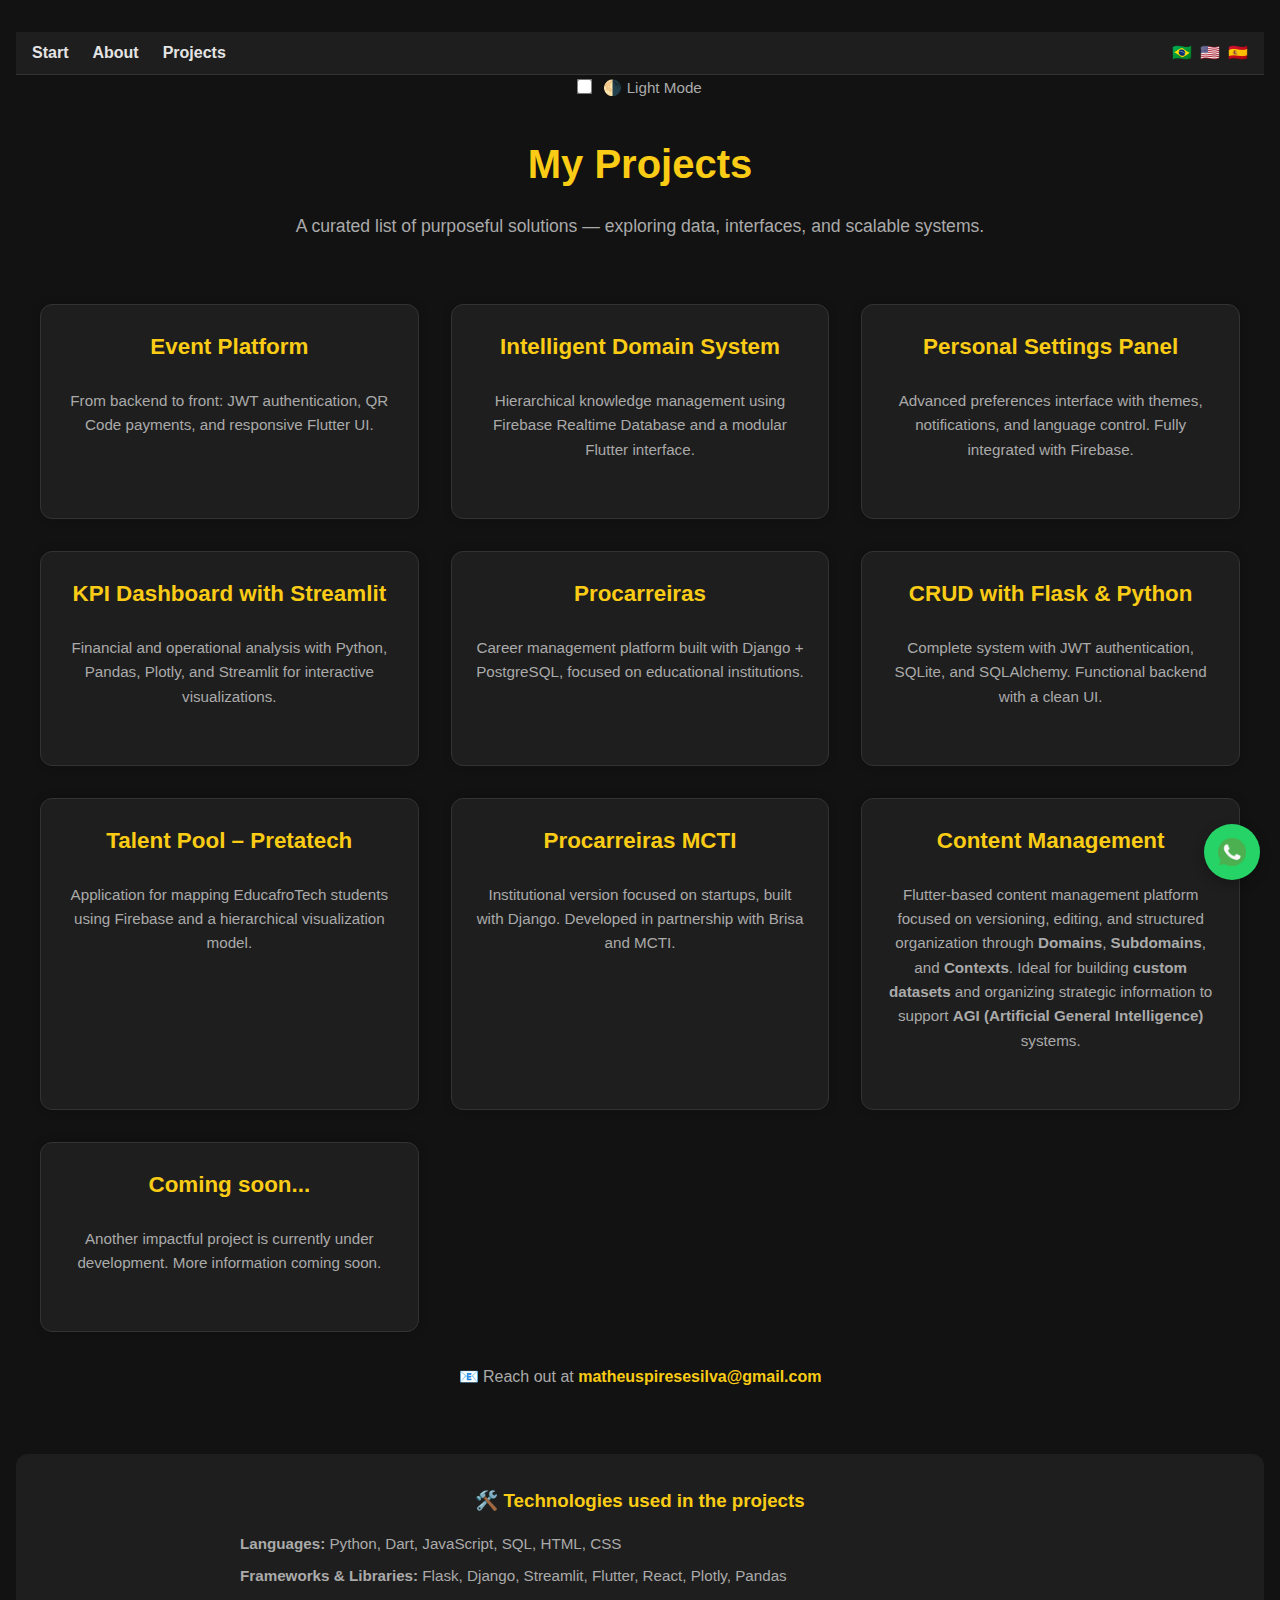
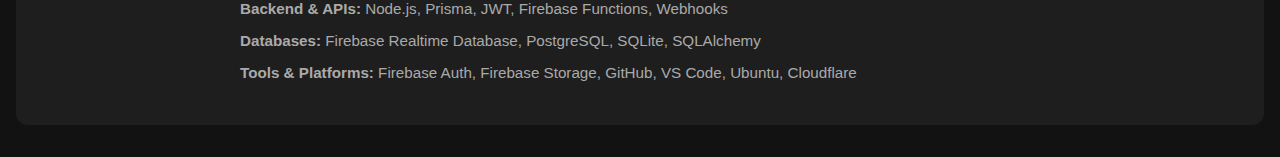
<file: lab-en.html>
<!DOCTYPE html>
<html lang="en">

<head>
  <meta charset="UTF-8" />
  <script>
  const savedTheme = localStorage.getItem('theme') || 'dark';
  document.documentElement.setAttribute('data-theme', savedTheme);
</script>

  <meta name="viewport" content="width=device-width, initial-scale=1.0" />
  <title>Projects | Matheus Pires</title>
  <link rel="stylesheet" href="css/style.css" />
  <link rel="stylesheet" href="css/lab.css" />
  <link rel="stylesheet" href="css/theme.css" />

</head>

<body>
  <nav class="top-nav">
    <ul>
      <li><a href="index-en.html"> Start</a></li>
      <li><a href="about-en.html"> About</a></li>
      <li><a href="lab-en.html"> Projects</a></li>
    </ul>

    <div class="language-switcher">
      <a href="lab.html">🇧🇷</a>
      <a href="lab-en.html">🇺🇸</a>
      <a href="lab-es.html">🇪🇸</a>
    </div>
  </nav>
  <div class="theme-toggle">
    <label>
      <input type="checkbox" id="themeToggle" onchange="
      const theme = this.checked ? 'light' : 'dark';
      document.documentElement.setAttribute('data-theme', theme);
      localStorage.setItem('theme', theme);
    " />
      🌗 Light Mode
    </label>
  </div>

  <section class="content-section">
    <h1 class="heading main">My Projects</h1>
    <p class="intro muted">A curated list of purposeful solutions — exploring data, interfaces, and scalable systems.
    </p>

    <div class="grid">
      <article class="projeto card">
        <h2 class="heading">Event Platform</h2>
        <p class="text">From backend to front: JWT authentication, QR Code payments, and responsive Flutter UI.</p>
      </article>

      <article class="projeto card">
        <h2 class="heading">Intelligent Domain System</h2>
        <p class="text">Hierarchical knowledge management using Firebase Realtime Database and a modular Flutter
          interface.</p>
      </article>

      <article class="projeto card">
        <h2 class="heading">Personal Settings Panel</h2>
        <p class="text">Advanced preferences interface with themes, notifications, and language control. Fully
          integrated with Firebase.</p>
      </article>

      <article class="projeto card">
        <h2 class="heading">KPI Dashboard with Streamlit</h2>
        <p class="text">Financial and operational analysis with Python, Pandas, Plotly, and Streamlit for interactive
          visualizations.</p>
      </article>

      <article class="projeto card">
        <h2 class="heading">Procarreiras</h2>
        <p class="text">Career management platform built with Django + PostgreSQL, focused on educational institutions.
        </p>
      </article>

      <article class="projeto card">
        <h2 class="heading">CRUD with Flask & Python</h2>
        <p class="text">Complete system with JWT authentication, SQLite, and SQLAlchemy. Functional backend with a clean
          UI.</p>
      </article>

      <article class="projeto card">
        <h2 class="heading">Talent Pool – Pretatech</h2>
        <p class="text">Application for mapping EducafroTech students using Firebase and a hierarchical visualization
          model.</p>
      </article>

      <article class="projeto card">
        <h2 class="heading">Procarreiras MCTI</h2>
        <p class="text">Institutional version focused on startups, built with Django. Developed in partnership with
          Brisa and MCTI.</p>
      </article>

      <article id="foco-gestao-conteudo" class="projeto card">
        <h2 class="heading">Content Management</h2>
        <p>
          Flutter-based content management platform focused on versioning, editing, and structured organization through
          <strong>Domains</strong>, <strong>Subdomains</strong>, and <strong>Contexts</strong>.
          Ideal for building <strong>custom datasets</strong> and organizing strategic information to support
          <strong>AGI (Artificial General Intelligence)</strong> systems.
        </p>
      </article>

      <article class="projeto card">
        <h2 class="heading">Coming soon...</h2>
        <p class="text">Another impactful project is currently under development. More information coming soon.</p>
      </article>
    </div>

    <div class="contato-final">
      <p class="text">📧 Reach out at <a href="mailto:matheuspiresesilva@gmail.com">matheuspiresesilva@gmail.com</a></p>
    </div>
  </section>

  <div class="stack-final">
    <h3>🛠️ Technologies used in the projects</h3>
    <ul>
      <li><strong>Languages:</strong> Python, Dart, JavaScript, SQL, HTML, CSS</li>
      <li><strong>Frameworks & Libraries:</strong> Flask, Django, Streamlit, Flutter, React, Plotly, Pandas</li>
      <li><strong>Backend & APIs:</strong> Node.js, Prisma, JWT, Firebase Functions, Webhooks</li>
      <li><strong>Databases:</strong> Firebase Realtime Database, PostgreSQL, SQLite, SQLAlchemy</li>
      <li><strong>Tools & Platforms:</strong> Firebase Auth, Firebase Storage, GitHub, VS Code, Ubuntu, Cloudflare</li>
    </ul>
  </div>


  
  <section>
    <a href="https://wa.me/5521969084980" class="whatsapp-float" target="_blank" aria-label="Message me on WhatsApp">
      <img src="imgs/icon-whatsapp.png" alt="WhatsApp" />
      <span class="tooltip">Message me on WhatsApp</span>
    </a>
  </section>
  <script>
    const checkbox = document.getElementById('themeToggle');
    checkbox.checked = localStorage.getItem('theme') === 'light';
  </script>

</body>

</html>
</file>
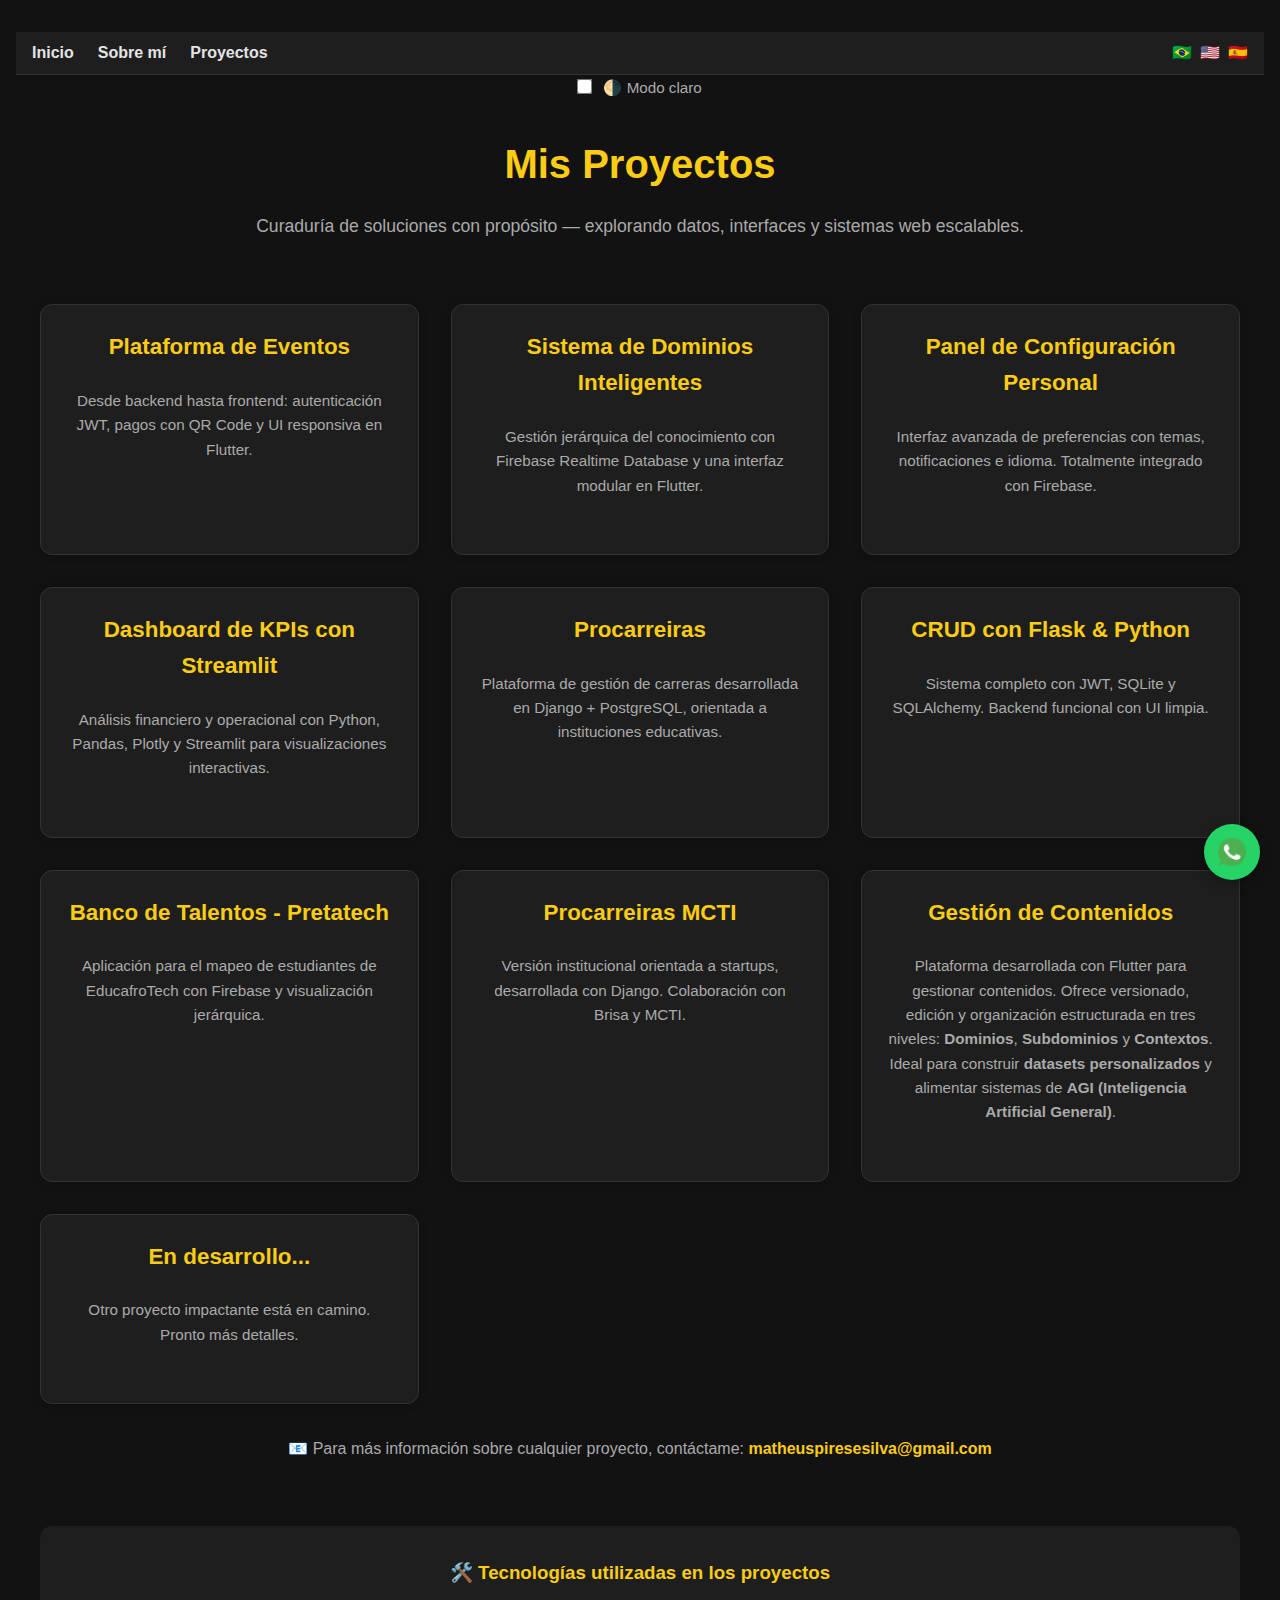
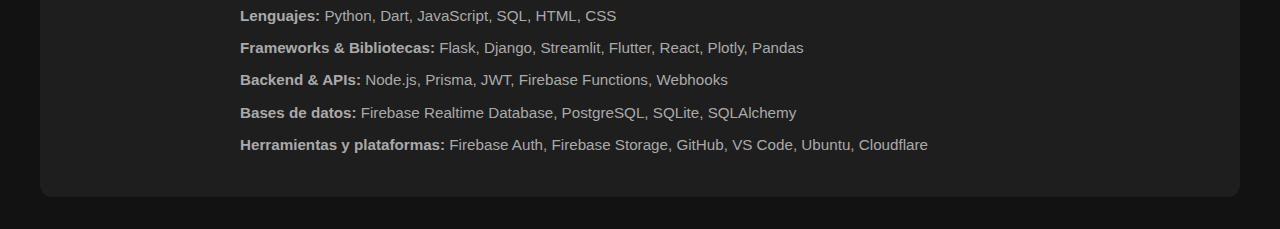
<file: lab-es.html>
<!DOCTYPE html>
<html lang="es">
<head>
  <meta charset="UTF-8" />
  <script>
    const savedTheme = localStorage.getItem('theme') || 'dark';
    document.documentElement.setAttribute('data-theme', savedTheme);
  </script>
  <meta name="viewport" content="width=device-width, initial-scale=1.0" />
  <title>Proyectos | Matheus Pires</title>
  <link rel="stylesheet" href="css/style.css" />
  <link rel="stylesheet" href="css/lab.css" />
  <link rel="stylesheet" href="css/theme.css" />
</head>

<body>
  <nav class="top-nav">
    <ul>
      <li><a href="index-es.html">Inicio</a></li>
      <li><a href="about-es.html">Sobre mí</a></li>
      <li><a href="lab-es.html">Proyectos</a></li>
    </ul>
    <div class="language-switcher">
      <a href="lab.html">🇧🇷</a>
      <a href="lab-en.html">🇺🇸</a>
      <a href="lab-es.html">🇪🇸</a>
    </div>
  </nav>

  <div class="theme-toggle">
    <label>
      <input type="checkbox" id="themeToggle" />
      🌗 Modo claro
    </label>
  </div>

  <section class="content-section">
    <h1 class="heading main">Mis Proyectos</h1>
    <p class="intro muted">Curaduría de soluciones con propósito — explorando datos, interfaces y sistemas web escalables.</p>

    <div class="grid">
      <article class="projeto card">
        <h2 class="heading">Plataforma de Eventos</h2>
        <p class="text">Desde backend hasta frontend: autenticación JWT, pagos con QR Code y UI responsiva en Flutter.</p>
      </article>

      <article class="projeto card">
        <h2 class="heading">Sistema de Dominios Inteligentes</h2>
        <p class="text">Gestión jerárquica del conocimiento con Firebase Realtime Database y una interfaz modular en Flutter.</p>
      </article>

      <article class="projeto card">
        <h2 class="heading">Panel de Configuración Personal</h2>
        <p class="text">Interfaz avanzada de preferencias con temas, notificaciones e idioma. Totalmente integrado con Firebase.</p>
      </article>

      <article class="projeto card">
        <h2 class="heading">Dashboard de KPIs con Streamlit</h2>
        <p class="text">Análisis financiero y operacional con Python, Pandas, Plotly y Streamlit para visualizaciones interactivas.</p>
      </article>

      <article class="projeto card">
        <h2 class="heading">Procarreiras</h2>
        <p class="text">Plataforma de gestión de carreras desarrollada en Django + PostgreSQL, orientada a instituciones educativas.</p>
      </article>

      <article class="projeto card">
        <h2 class="heading">CRUD con Flask & Python</h2>
        <p class="text">Sistema completo con JWT, SQLite y SQLAlchemy. Backend funcional con UI limpia.</p>
      </article>

      <article class="projeto card">
        <h2 class="heading">Banco de Talentos - Pretatech</h2>
        <p class="text">Aplicación para el mapeo de estudiantes de EducafroTech con Firebase y visualización jerárquica.</p>
      </article>

      <article class="projeto card">
        <h2 class="heading">Procarreiras MCTI</h2>
        <p class="text">Versión institucional orientada a startups, desarrollada con Django. Colaboración con Brisa y MCTI.</p>
      </article>

      <article id="foco-gestao-conteudo" class="projeto card">
        <h2 class="heading">Gestión de Contenidos</h2>
        <p class="text">
          Plataforma desarrollada con Flutter para gestionar contenidos. Ofrece versionado, edición y organización estructurada en tres niveles: <strong>Dominios</strong>, <strong>Subdominios</strong> y <strong>Contextos</strong>.
          Ideal para construir <strong>datasets personalizados</strong> y alimentar sistemas de <strong>AGI (Inteligencia Artificial General)</strong>.
        </p>
      </article>

      <article class="projeto card">
        <h2 class="heading">En desarrollo...</h2>
        <p class="text">Otro proyecto impactante está en camino. Pronto más detalles.</p>
      </article>
    </div>

    <div class="contato-final">
      <p class="text">📧 Para más información sobre cualquier proyecto, contáctame: <a href="mailto:matheuspiresesilva@gmail.com">matheuspiresesilva@gmail.com</a></p>
    </div>

    <div class="stack-final">
      <h3>🛠️ Tecnologías utilizadas en los proyectos</h3>
      <ul>
        <li><strong>Lenguajes:</strong> Python, Dart, JavaScript, SQL, HTML, CSS</li>
        <li><strong>Frameworks & Bibliotecas:</strong> Flask, Django, Streamlit, Flutter, React, Plotly, Pandas</li>
        <li><strong>Backend & APIs:</strong> Node.js, Prisma, JWT, Firebase Functions, Webhooks</li>
        <li><strong>Bases de datos:</strong> Firebase Realtime Database, PostgreSQL, SQLite, SQLAlchemy</li>
        <li><strong>Herramientas y plataformas:</strong> Firebase Auth, Firebase Storage, GitHub, VS Code, Ubuntu, Cloudflare</li>
      </ul>
    </div>
  </section>

  <script>
    const checkbox = document.getElementById('themeToggle');
    checkbox.checked = localStorage.getItem('theme') === 'light';
  </script>

  <section>
    <a href="https://wa.me/5521969084980" class="whatsapp-float" target="_blank" aria-label="Escríbeme en WhatsApp">
      <img src="imgs/icon-whatsapp.png" alt="WhatsApp" />
      <span class="tooltip">Escríbeme en WhatsApp</span>
    </a>
  </section>
</body>
</html>
</file>
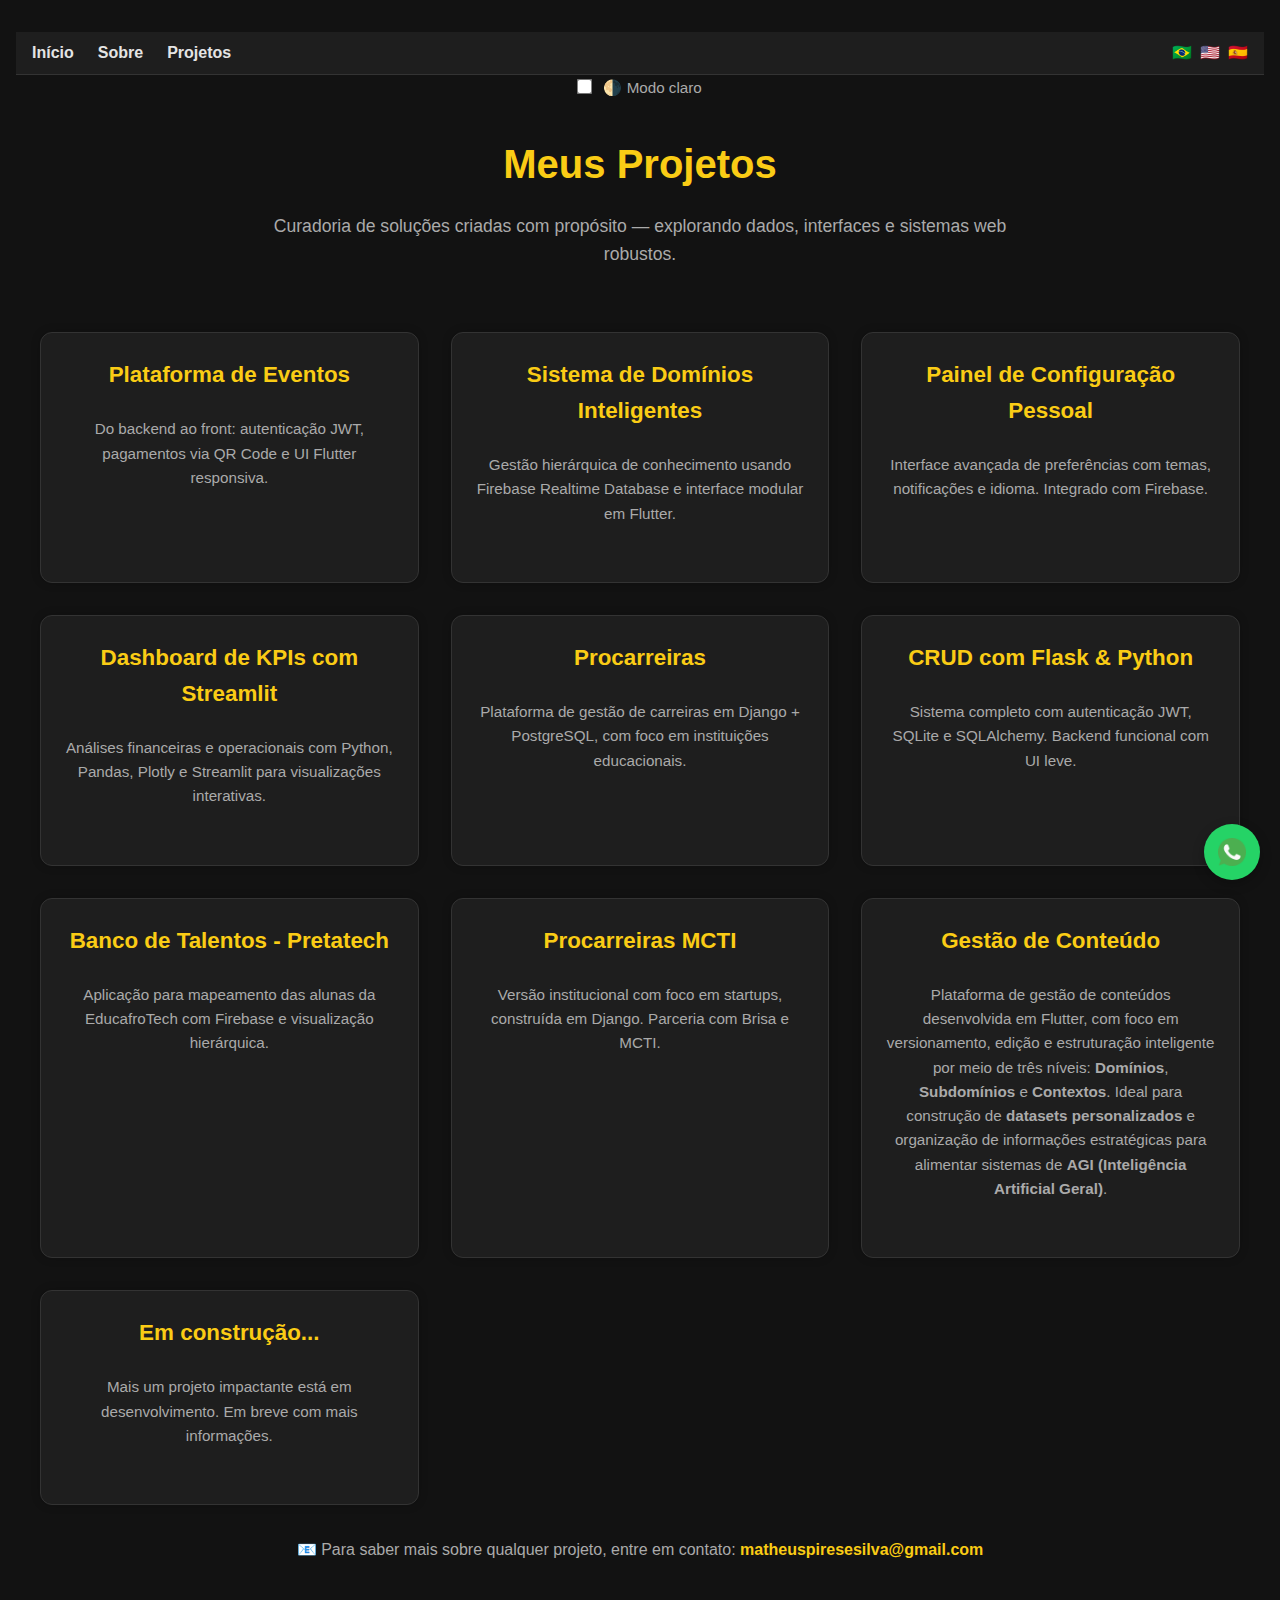
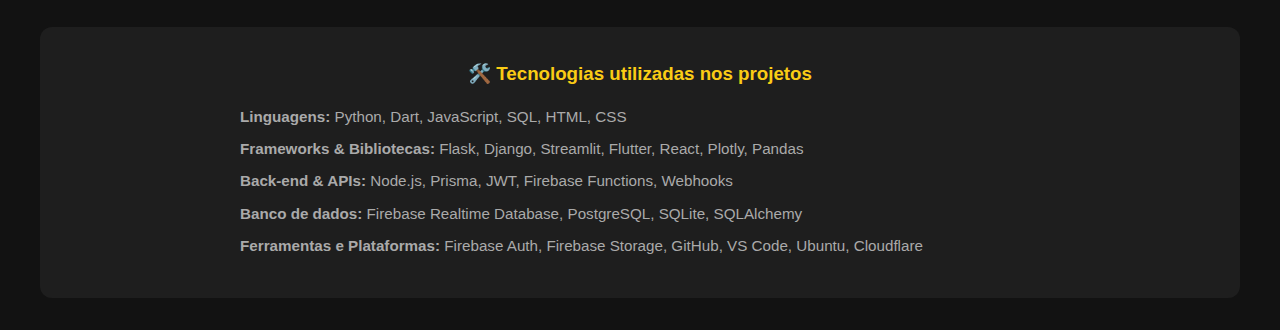
<file: lab.html>
<!DOCTYPE html>
<html lang="pt-br" data-theme="dark">

<head>
  <meta charset="UTF-8" />
  <script>
    const savedTheme = localStorage.getItem('theme') || 'dark';
    document.documentElement.setAttribute('data-theme', savedTheme);
  </script>
  <meta name="viewport" content="width=device-width, initial-scale=1.0" />
  <title>Projetos de Matheus Pires</title>
  <link rel="stylesheet" href="css/style.css">
  <link rel="stylesheet" href="css/lab.css" />
  <link rel="stylesheet" href="css/theme.css" />
  <link rel="icon" href="favicon.ico" type="image/x-icon" />

  <meta property="og:title" content="Portfólio | Matheus Pires" />
  <meta property="og:description"
    content="Soluções digitais com propósito. Projetos com Python, Flutter, Firebase e mais." />
  <meta property="og:image" content="imgs/thumb-lab.jpg" />
  <meta property="og:url" content="https://matheuspires.dev/lab.html" />
  <meta name="twitter:card" content="summary_large_image" />
</head>

<body>
  <nav class="top-nav">
    <ul>
      <li><a href="index.html"> Início</a></li>
      <li><a href="about.html"> Sobre</a></li>
      <li><a href="lab.html"> Projetos</a></li>
    </ul>
    <div class="language-switcher">
      <a href="index.html">🇧🇷</a>
      <a href="index-en.html">🇺🇸</a>
      <a href="lab-es.html">🇪🇸</a>
    </div>
  </nav>
  <div class="theme-toggle">
    <label>
      <input type="checkbox" id="themeToggle" onchange="
        const theme = this.checked ? 'light' : 'dark';
        document.documentElement.setAttribute('data-theme', theme);
        localStorage.setItem('theme', theme);
      " />
      🌗 Modo claro
    </label>
  </div>


  <section class="content-section">
    <h1 class="heading main">Meus Projetos</h1>
    <p class="intro muted">Curadoria de soluções criadas com propósito — explorando dados, interfaces e sistemas web
      robustos.</p>

    <div class="grid">
      <article class="projeto card">
        <h2 class="heading">Plataforma de Eventos</h2>
        <p class="text">Do backend ao front: autenticação JWT, pagamentos via QR Code e UI Flutter responsiva.</p>
      </article>

      <article class="projeto card">
        <h2 class="heading">Sistema de Domínios Inteligentes</h2>
        <p class="text">Gestão hierárquica de conhecimento usando Firebase Realtime Database e interface modular em
          Flutter.</p>
      </article>

      <article class="projeto card">
        <h2 class="heading">Painel de Configuração Pessoal</h2>
        <p class="text">Interface avançada de preferências com temas, notificações e idioma. Integrado com Firebase.</p>
      </article>

      <article class="projeto card">
        <h2 class="heading">Dashboard de KPIs com Streamlit</h2>
        <p class="text">Análises financeiras e operacionais com Python, Pandas, Plotly e Streamlit para visualizações
          interativas.</p>
      </article>

      <article class="projeto card">
        <h2 class="heading">Procarreiras</h2>
        <p class="text">Plataforma de gestão de carreiras em Django + PostgreSQL, com foco em instituições educacionais.
        </p>
      </article>

      <article class="projeto card">
        <h2 class="heading">CRUD com Flask & Python</h2>
        <p class="text">Sistema completo com autenticação JWT, SQLite e SQLAlchemy. Backend funcional com UI leve.</p>
      </article>

      <article class="projeto card">
        <h2 class="heading">Banco de Talentos - Pretatech</h2>
        <p class="text">Aplicação para mapeamento das alunas da EducafroTech com Firebase e visualização hierárquica.
        </p>
      </article>

      <article class="projeto card">
        <h2 class="heading">Procarreiras MCTI</h2>
        <p class="text">Versão institucional com foco em startups, construída em Django. Parceria com Brisa e MCTI.</p>
      </article>

      <article id="foco-gestao-conteudo" class="projeto card">
        <h2 class="heading">Gestão de Conteúdo</h2>
        <p>
          Plataforma de gestão de conteúdos desenvolvida em Flutter, com foco em versionamento, edição e estruturação
          inteligente por meio de três níveis: <strong>Domínios</strong>, <strong>Subdomínios</strong> e
          <strong>Contextos</strong>.
          Ideal para construção de <strong>datasets personalizados</strong> e organização de informações estratégicas
          para alimentar sistemas de <strong>AGI (Inteligência Artificial Geral)</strong>.
        </p>
      </article>


      <article class="projeto card">
        <h2 class="heading">Em construção...</h2>
        <p class="text">Mais um projeto impactante está em desenvolvimento. Em breve com mais informações.</p>
      </article>

    </div>

    <div class="contato-final">
      <p class="text">📧 Para saber mais sobre qualquer projeto, entre em contato: <a
          href="mailto:matheuspiresesilva@gmail.com">matheuspiresesilva@gmail.com</a></p>
    </div>

    <div class="stack-final">
      <h3>🛠️ Tecnologias utilizadas nos projetos</h3>
      <ul>
        <li><strong>Linguagens:</strong> Python, Dart, JavaScript, SQL, HTML, CSS</li>
        <li><strong>Frameworks & Bibliotecas:</strong> Flask, Django, Streamlit, Flutter, React, Plotly, Pandas</li>
        <li><strong>Back-end & APIs:</strong> Node.js, Prisma, JWT, Firebase Functions, Webhooks</li>
        <li><strong>Banco de dados:</strong> Firebase Realtime Database, PostgreSQL, SQLite, SQLAlchemy</li>
        <li><strong>Ferramentas e Plataformas:</strong> Firebase Auth, Firebase Storage, GitHub, VS Code, Ubuntu,
          Cloudflare</li>
      </ul>
    </div>
  </section>
  <script>
    const checkbox = document.getElementById('themeToggle');
    checkbox.checked = localStorage.getItem('theme') === 'light';
  </script>
  <section>
    <a href="https://wa.me/5521969084980" class="whatsapp-float" target="_blank" aria-label="Me chama no WhatsApp">
      <img src="imgs/icon-whatsapp.png" alt="WhatsApp" />
      <span class="tooltip">Me chama no WhatsApp</span>
    </a>
  </section>
</body>

</html>
</file>
<file: css/style.css>
:root {
    --bg: var(--bg);
    --text: var(--text);
    --accent: var(--accent);
    --muted: var(--muted);
    font-family: 'Inter', sans-serif;
  }

  body {
    background-color: var(--bg);
    color: var(--text);
    margin: 0;
    padding: 0;
    line-height: 1.6;
  }

  header {
    padding: 4rem 2rem;
    text-align: center;
  }

  header h1 {
    font-size: 2.8rem;
    margin-bottom: 0.5rem;
  }

  header p {
    font-size: 1.2rem;
    color: var(--muted);
  }

  main {
    max-width: 800px;
    margin: auto;
    padding: 2rem;
  }

  section {
    margin-bottom: 4rem;
  }

  h2 {
    color: var(--accent);
    font-size: 1.8rem;
  }

  .projeto {
    margin-top: 1rem;
  }

  .projeto h3 {
    margin: 0.5rem 0;
    color: var(--text);
  }

  .projeto p {
    color: var(--muted);
  }

  footer {
    text-align: center;
    padding: 2rem;
    font-size: 0.9rem;
    color: var(--muted);
  }

  a {
    color: var(--accent);
    text-decoration: none;
  }
  
body {
  background-color: var(--bg);
  color: var(--text);
  font-family: 'Inter', sans-serif;
  margin: 0;
  padding: 2rem;
}

h1 {
  color: var(--accent);
  text-align: center;
}

p.intro {
  text-align: center;
  color: var(--muted);
  margin-bottom: 3rem;
}

.grid {
  display: grid;
  grid-template-columns: repeat(auto-fit, minmax(250px, 1fr));
  gap: 1.5rem;
}

.projeto {
  background-color: var(--card-bg);
  padding: 1rem;
  border: 1px solid var(--img-border);
  border-radius: 8px;
  height: 100%;
  display: flex;
  flex-direction: column;
  justify-content: space-between;
}

.projeto h2 {
  color: var(--accent);
  margin-bottom: 0.5rem;
}

.projeto p {
  color: var(--muted);
  flex-grow: 1;
}

.projeto a {
  color: var(--accent);
  text-decoration: none;
  margin-top: 1rem;
}

/* Reset básico */
* {
  box-sizing: border-box;
  margin: 0;
  padding: 0;
}

body {
  background-color: var(--bg);
  color: var(--text);
  font-family: 'Inter', sans-serif;
  padding: 2rem;
  line-height: 1.6;
}

h1, h2 {
  color: var(--accent);
  margin-bottom: 0.5rem;
  text-align: center;
}

.intro, p {
  max-width: 750px;
  margin: 1rem auto;
  text-align: center;
  color: var(--muted);
}

section {
  margin: 3rem auto;
  max-width: 900px;
  animation: fadeIn 0.8s ease-in-out;
}

/* Projetos */
.grid {
  display: grid;
  grid-template-columns: repeat(auto-fit, minmax(250px, 1fr));
  gap: 1.5rem;
}

.projeto {
  background-color: var(--card-bg);
  padding: 1rem;
  border: 1px solid var(--img-border);
  border-radius: 12px;
  display: flex;
  flex-direction: column;
  justify-content: space-between;
  transition: transform 0.3s ease, box-shadow 0.3s ease;
}

.projeto:hover {
  transform: translateY(-5px);
  box-shadow: 0 4px 20px rgba(0,0,0,0.5);
}

.projeto h2 {
  margin-bottom: 0.5rem;
}

.projeto p {
  flex-grow: 1;
  color: var(--muted);
}

.projeto a {
  color: var(--accent);
  text-decoration: none;
  margin-top: 1rem;
  text-align: left;
}

/* Galeria de fotos */
.galeria {
  display: grid;
  grid-template-columns: repeat(auto-fit, minmax(250px, 1fr));
  gap: 1rem;
  margin-top: 1.5rem;
}

.galeria img, .evento img {
  width: 100%;
  border-radius: 12px;
  transition: transform 0.3s ease;
}

.galeria img:hover, .evento img:hover {
  transform: scale(1.03);
}

/* Animação de entrada */
@keyframes fadeIn {
  from { opacity: 0; transform: translateY(20px); }
  to { opacity: 1; transform: translateY(0); }
}

/* CTA */
a {
  color: var(--accent);
  transition: color 0.3s;
}

a:hover {
  color: var(--accent-light);
}

.whatsapp-float {
  position: fixed;
  bottom: 20px;
  right: 20px;
  width: 56px;
  height: 56px;
  background-color: #25D366;
  border-radius: 50%;
  display: flex;
  justify-content: center;
  align-items: center;
  z-index: 1000;
  box-shadow: 0 4px 12px rgba(0,0,0,0.25);
  transition: transform 0.3s ease;
}

.whatsapp-float img {
  width: 28px;
  height: 28px;
}

.whatsapp-float:hover {
  transform: scale(1.1);
}

.whatsapp-float .tooltip {
  position: absolute;
  right: 70px;
  background: #222;
  color: white;
  padding: 0.5rem 1rem;
  border-radius: 6px;
  font-size: 0.85rem;
  white-space: nowrap;
  opacity: 0;
  pointer-events: none;
  transition: opacity 0.3s ease;
}

.whatsapp-float:hover .tooltip {
  opacity: 1;
}
.top-nav {
  background: var(--card-bg);
  padding: 0.5rem 1rem;
  position: sticky;
  top: 0;
  z-index: 999;
  border-bottom: 1px solid var(--img-border);
  display: flex;
  justify-content: space-between;
  align-items: center;
  flex-wrap: wrap;
}

.top-nav ul {
  display: flex;
  gap: 1.5rem;
  list-style: none;
  margin: 0;
  padding: 0;
}

.top-nav a {
  text-decoration: none;
  font-weight: 600;
  color: var(--text);
}

.top-nav a:hover {
  color: var(--accent);
}

.language-switcher {
  display: flex;
  gap: 0.5rem;
  font-size: 1rem;
}
</file>
<file: css/theme.css>
:root[data-theme='dark'] {
  --bg: #121212;
  --text: #e4e4e4;
  --accent: #facc15;
  --muted: #aaa;
  --card-bg: #1e1e1e;
  --box-shadow: rgba(0, 0, 0, 0.2);
  --img-border: #333;
  --accent-light: #ffe066;
  font-family: 'Inter', sans-serif;
}

:root[data-theme='light'] {
  --bg: #f4f4f4;
  --text: #1a1a1a;
  --accent: #c58f00;
  --muted: #444444;
  --card-bg: #ffffff;
  --box-shadow: rgba(0, 0, 0, 0.1);
  --img-border: #ddd;
  --accent-light: #ffda66;
  font-family: 'Inter', sans-serif;
}

body {
  background-color: var(--bg);
  color: var(--text);
  transition: background-color 0.3s ease, color 0.3s ease;
}

.theme-toggle {
  text-align: center;
  margin-bottom: 2rem;
}

.theme-toggle label {
  cursor: pointer;
  font-size: 0.95rem;
  color: var(--muted);
}

.theme-toggle input[type="checkbox"] {
  margin-right: 0.5rem;
  transform: scale(1.2);
}
</file>
<file: css/lab.css>
/* Dark Theme (padrão) */
:root[data-theme='dark'] {
  --bg: #121212;
  --text: #e4e4e4;
  --accent: #facc15;
  --muted: #aaa;
  --card-bg: #1e1e1e;
  --box-shadow: rgba(0, 0, 0, 0.2);
  --img-border: #333;
  font-family: 'Inter', sans-serif;
}

/* Light Theme */
:root[data-theme='light'] {
  --bg: #f4f4f4;
  --text: #1a1a1a;
  --accent: #c58f00;
  --muted: #666;
  --card-bg: #ffffff;
  --box-shadow: rgba(0, 0, 0, 0.1);
  --img-border: #ddd;
  font-family: 'Inter', sans-serif;
}

/* Reset básico */
* {
  box-sizing: border-box;
  margin: 0;
  padding: 0;
}

body {
  background-color: var(--bg);
  color: var(--text);
  font-family: 'Inter', sans-serif;
  padding: 2rem 1rem;
  line-height: 1.6;
}

/* Botão de toggle */
.theme-toggle {
  text-align: center;
  margin-bottom: 2rem;
}

.theme-toggle label {
  cursor: pointer;
  font-size: 0.95rem;
  color: var(--muted);
}

.theme-toggle input[type="checkbox"] {
  margin-right: 0.5rem;
  transform: scale(1.2);
}

/* Container principal */
section {
  max-width: 1200px;
  margin: auto;
  animation: fadeIn 0.8s ease-in-out;
}

h1 {
  text-align: center;
  color: var(--accent);
  font-size: 2.5rem;
  margin-bottom: 1rem;
}

.intro {
  text-align: center;
  color: var(--muted);
  font-size: 1.1rem;
  margin-bottom: 3rem;
  max-width: 800px;
  margin-left: auto;
  margin-right: auto;
}

/* Grid layout */
.grid {
  display: grid;
  grid-template-columns: repeat(auto-fit, minmax(280px, 1fr));
  gap: 2rem;
}

/* Estilo de cada projeto */
.projeto {
  background-color: var(--card-bg);
  padding: 1.5rem;
  border-radius: 12px;
  box-shadow: 0 0 10px var(--box-shadow);
  transition: transform 0.3s ease, box-shadow 0.3s ease;
  display: flex;
  flex-direction: column;
  justify-content: space-between;
}

.projeto:hover {
  transform: translateY(-4px);
  box-shadow: 0 0 20px var(--box-shadow);
}

.projeto img {
  width: 100%;
  border-radius: 10px;
  margin-bottom: 1rem;
  border: 1px solid var(--img-border);
  transition: transform 0.3s ease;
}

.projeto img:hover {
  transform: scale(1.03);
}

.projeto h2 {
  color: var(--accent);
  font-size: 1.4rem;
  margin-bottom: 0.5rem;
}

.projeto p {
  color: var(--muted);
  font-size: 0.95rem;
  margin-bottom: 1rem;
}

.projeto a {
  align-self: flex-start;
  text-decoration: none;
  color: var(--accent);
  font-weight: 500;
  transition: color 0.3s ease;
}

.projeto a:hover {
  color: #ffe066;
}

/* Fade animation */
@keyframes fadeIn {
  from {
    opacity: 0;
    transform: translateY(20px);
  }
  to {
    opacity: 1;
    transform: translateY(0);
  }
}

/* Seção de tecnologias */
.stack-final {
  margin-top: 4rem;
  padding: 2rem;
  background-color: var(--card-bg);
  border-radius: 12px;
  color: var(--muted);
}

.stack-final h3 {
  text-align: center;
  color: var(--accent);
  margin-bottom: 1rem;
}

.stack-final ul {
  list-style: none;
  padding-left: 0;
  font-size: 0.95rem;
  line-height: 1.6;
  max-width: 800px;
  margin: auto;
}

.stack-final li {
  margin-bottom: 0.5rem;
  color: var(--muted);
}

/* Contato */
.contato-final {
  text-align: center;
  margin-top: 3rem;
  font-size: 1rem;
  color: var(--muted);
}

.contato-final a {
  color: var(--accent);
  text-decoration: none;
  font-weight: bold;
}

.contato-final a:hover {
  color: #ffe066;
}

/* Responsivo extra */
@media (max-width: 480px) {
  .projeto {
    padding: 1rem;
  }

  h1 {
    font-size: 2rem;
  }

  .intro {
    font-size: 1rem;
  }
}
</file>
<file: css/about.css>
/* Variáveis baseadas na identidade atual */
:root {
  --bg: #121212;
  --text: #e4e4e4;
  --accent: #facc15;
  --muted: #888;
  font-family: 'Poppins', sans-serif;
}

/* Reset básico */
* {
  box-sizing: border-box;
  margin: 0;
  padding: 0;
}

body {
  background-color: var(--bg);
  color: var(--text);
  font-family: 'Poppins', sans-serif;
  padding: 2rem 1rem;
  line-height: 1.6;
}

h1, h2 {
  color: var(--accent);
  margin-bottom: 1rem;
  text-align: center;
}

p {
  max-width: 800px;
  margin: 0 auto 1rem;
  color: #ccc;
}

header.hero {
  padding: 4rem 1rem 2rem;
  text-align: center;
  animation: fadeIn 0.8s ease-in-out;
}

.intro {
  font-size: 1.2rem;
  color: #bbb;
  margin-top: 1rem;
}

/* Sessão Jornada */
.jornada {
  display: flex;
  flex-wrap: wrap;
  gap: 2rem;
  justify-content: center;
  align-items: center;
  margin: 3rem auto;
  max-width: 1100px;
}

.jornada .texto {
  flex: 1 1 500px;
  padding: 1rem;
}

.jornada .imagem img {
  width: 100%;
  max-width: 400px;
  border-radius: 12px;
  box-shadow: 0 4px 20px rgba(0,0,0,0.3);
}

/* Eventos */
.eventos {
  display: grid;
  grid-template-columns: repeat(auto-fit, minmax(300px, 1fr));
  gap: 2rem;
  margin-top: 2rem;
}

.evento {
  background-color: #1e1e1e;
  padding: 1rem;
  border-radius: 12px;
  box-shadow: 0 0 10px rgba(0,0,0,0.2);
  transition: transform 0.3s ease;
}

.evento img {
  width: 100%;
  border-radius: 10px;
  margin-bottom: 0.75rem;
}

.evento p {
  color: #ccc;
  font-size: 0.95rem;
  line-height: 1.4;
}

.evento:hover {
  transform: translateY(-4px);
}


/* Galeria */
.galeria {
  display: grid;
  grid-template-columns: repeat(auto-fit, minmax(200px, 1fr));
  gap: 1rem;
  margin-top: 1.5rem;
}

.galeria img {
  width: 100%;
  border-radius: 10px;
  transition: transform 0.3s ease;
}

.galeria img:hover {
  transform: scale(1.03);
}

/* Seção de Contato */
.contato {
  text-align: center;
  margin-top: 3rem;
}

.botao-contato {
  display: inline-block;
  margin-top: 1rem;
  padding: 0.75rem 1.5rem;
  background-color: var(--accent);
  color: #121212;
  font-weight: bold;
  border: none;
  border-radius: 6px;
  text-decoration: none;
  transition: background-color 0.3s ease;
}

.botao-contato:hover {
  background-color: #ffe066;
}

/* Animação de entrada */
@keyframes fadeIn {
  from { opacity: 0; transform: translateY(20px); }
  to { opacity: 1; transform: translateY(0); }
}

/* Responsivo */
@media (max-width: 768px) {
  .jornada {
    flex-direction: column;
    align-items: flex-start;
  }

  .jornada .texto, .jornada .imagem {
    width: 100%;
  }

  .eventos {
    flex-direction: column;
    align-items: center;
  }
}
</file>
